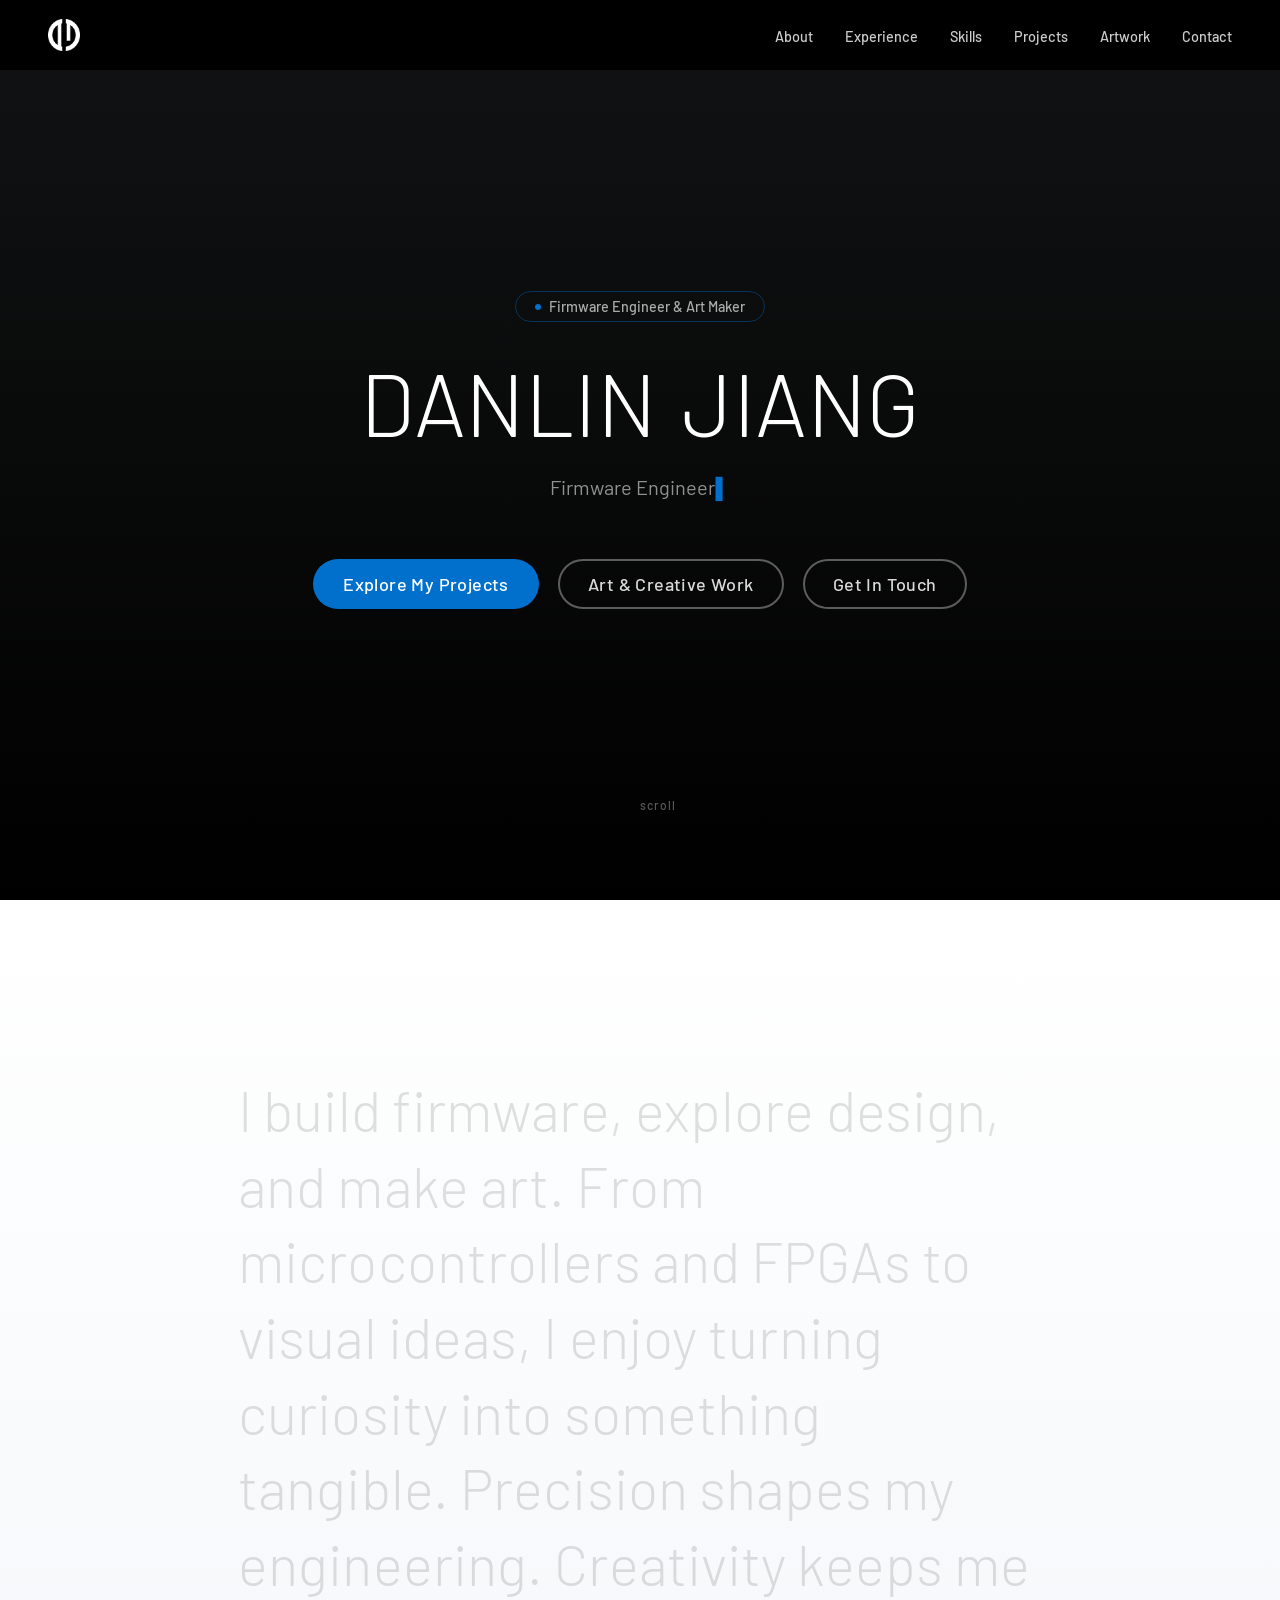
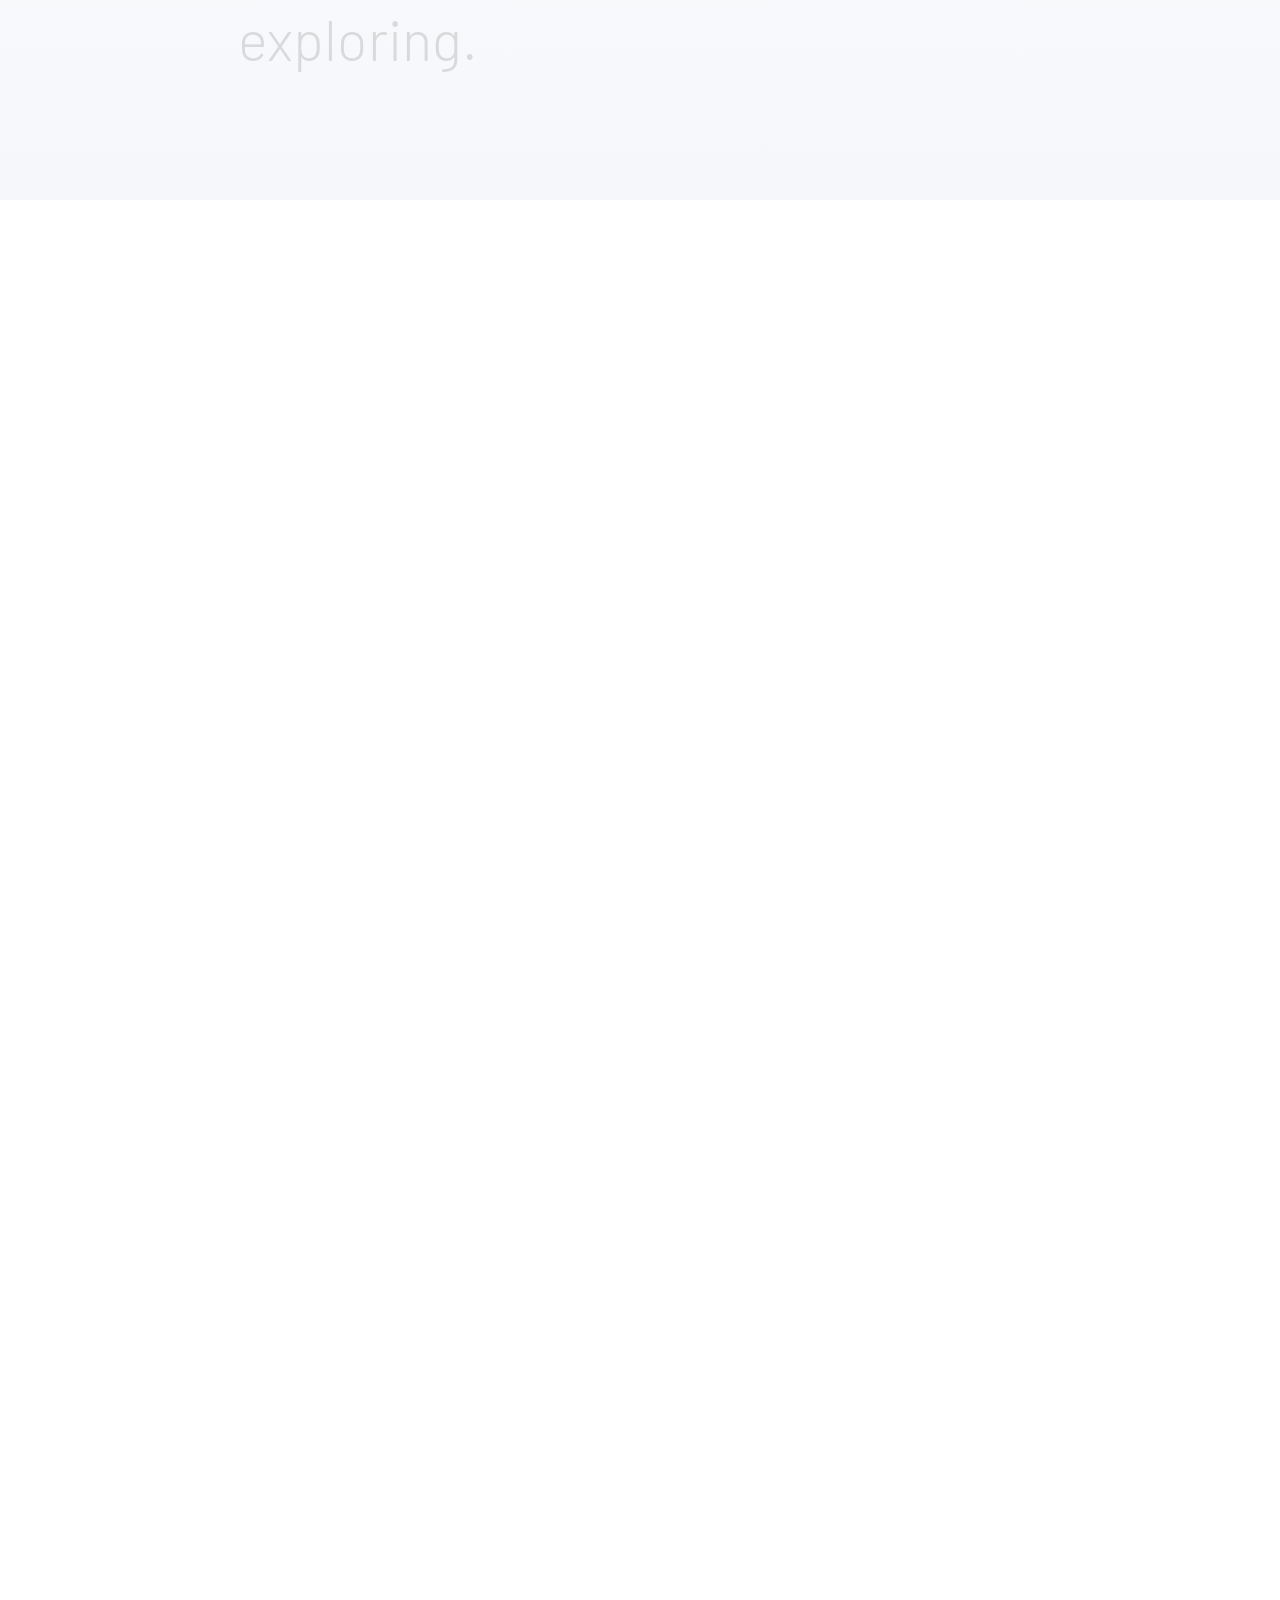
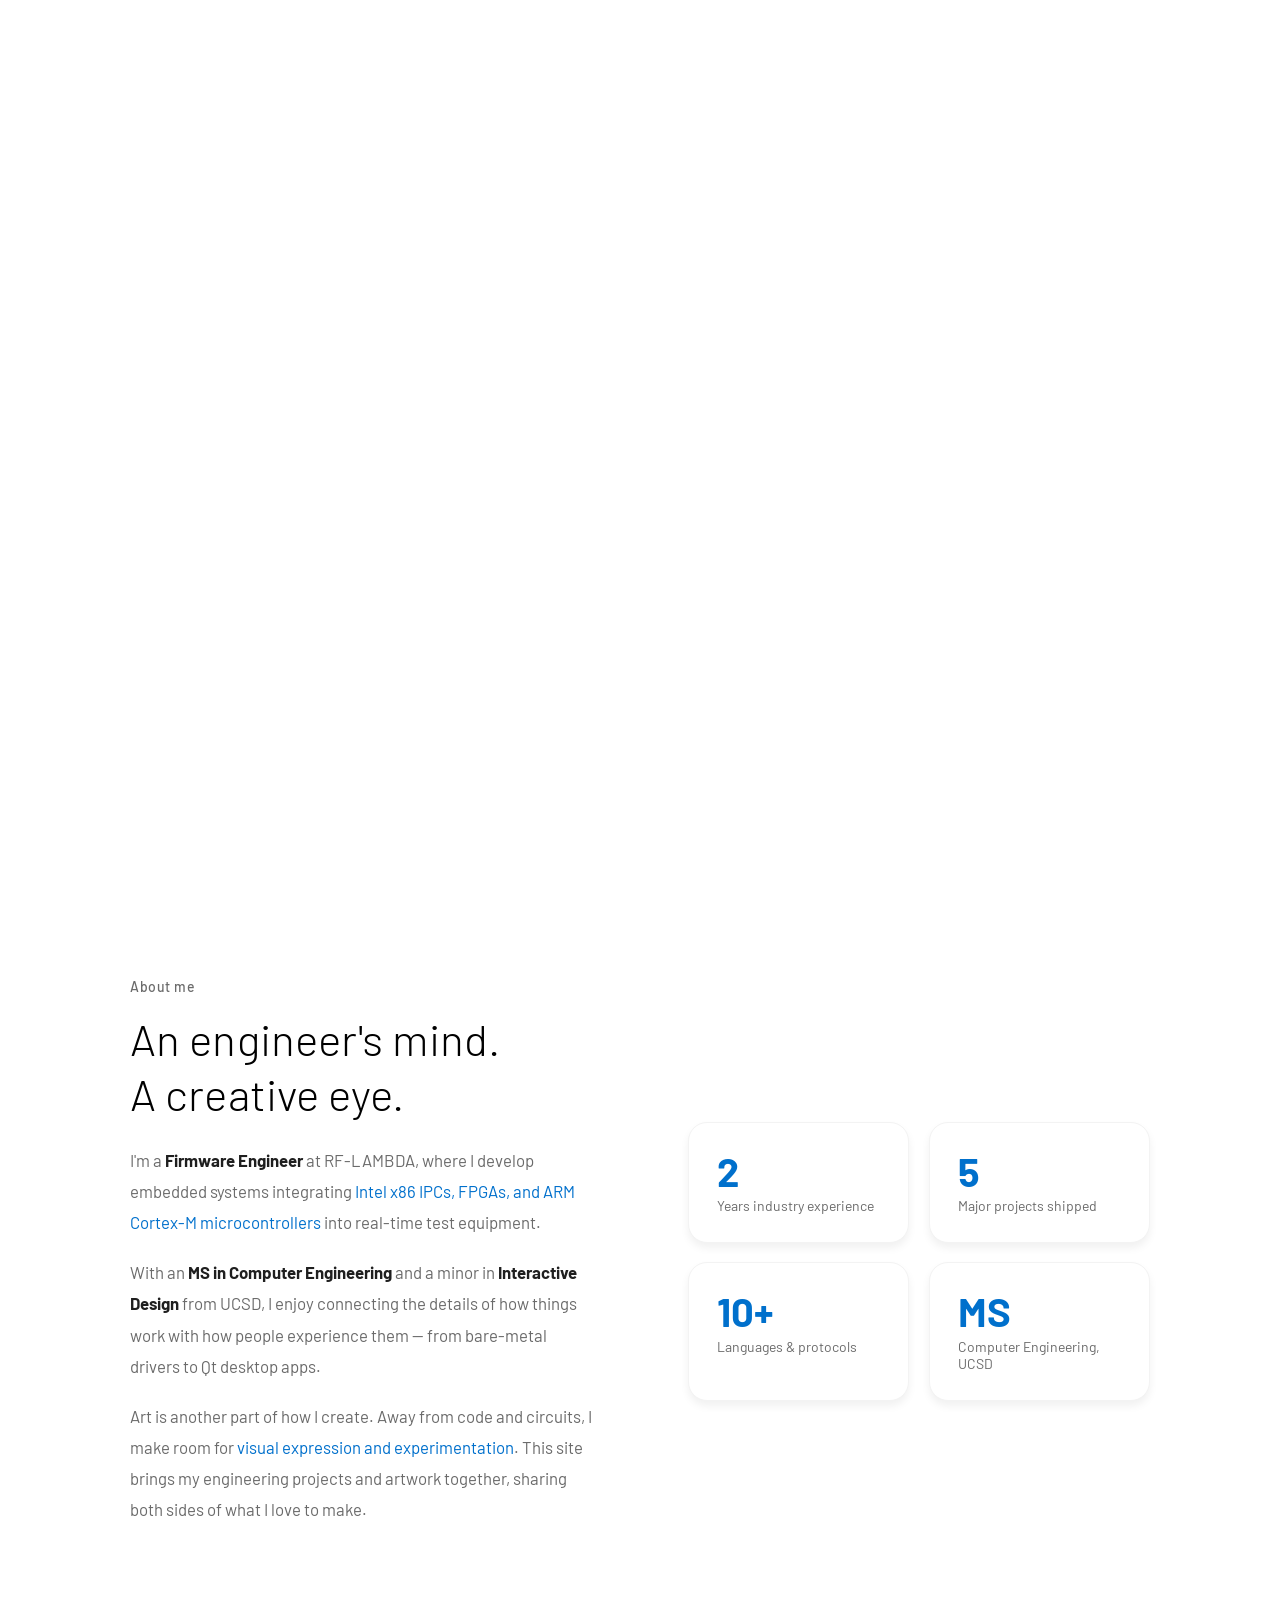
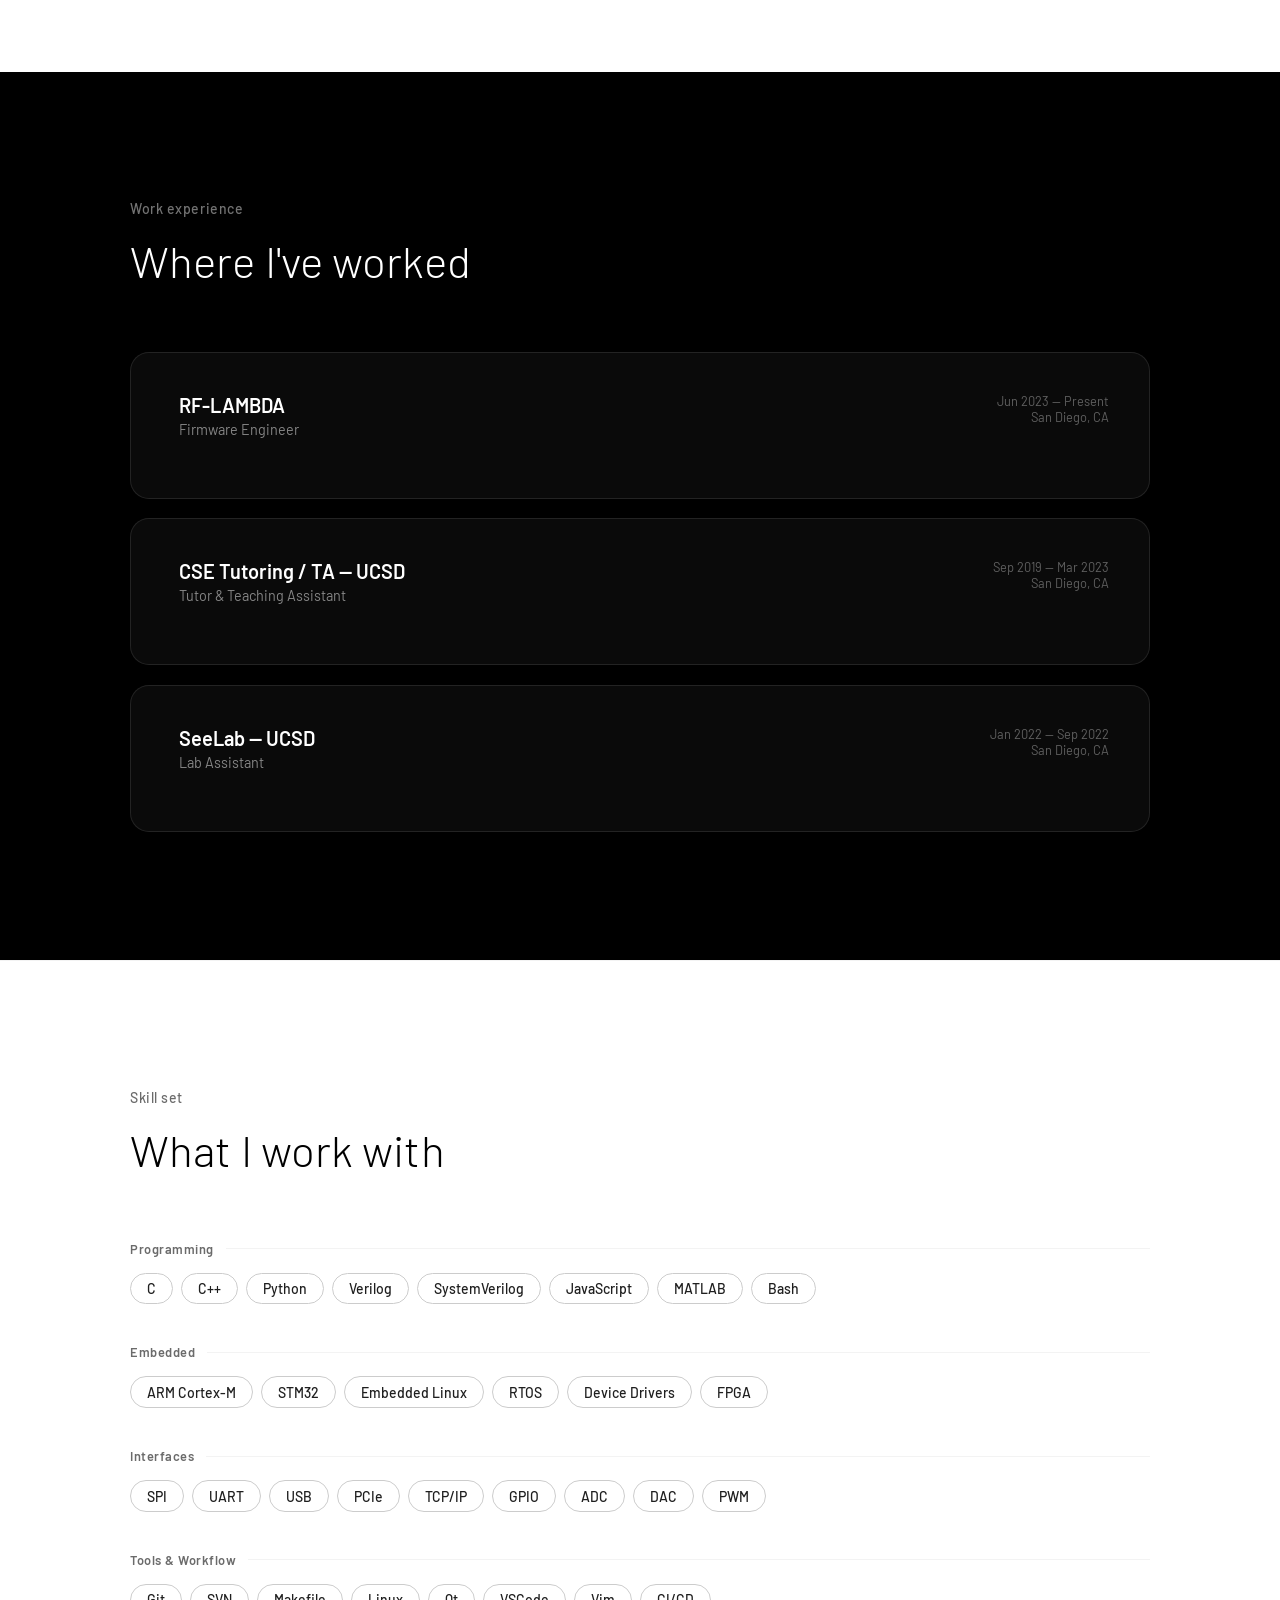
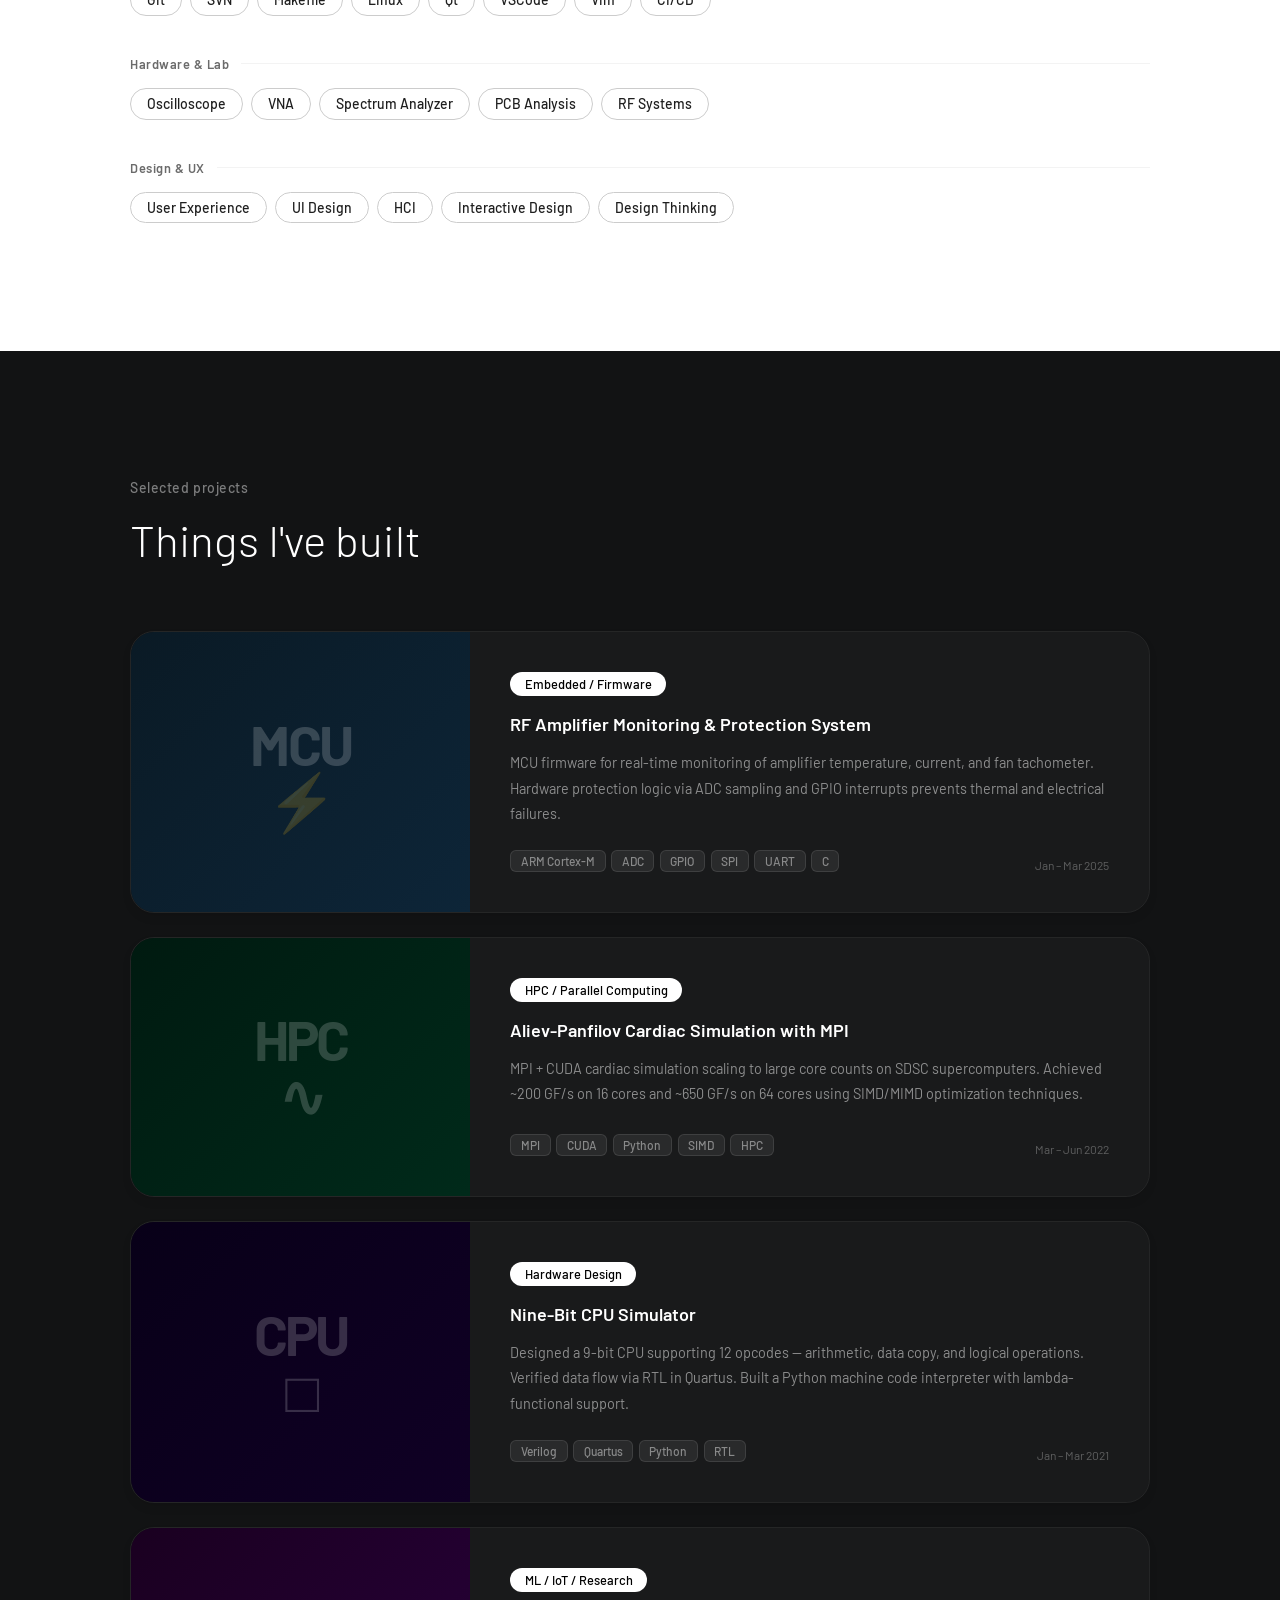
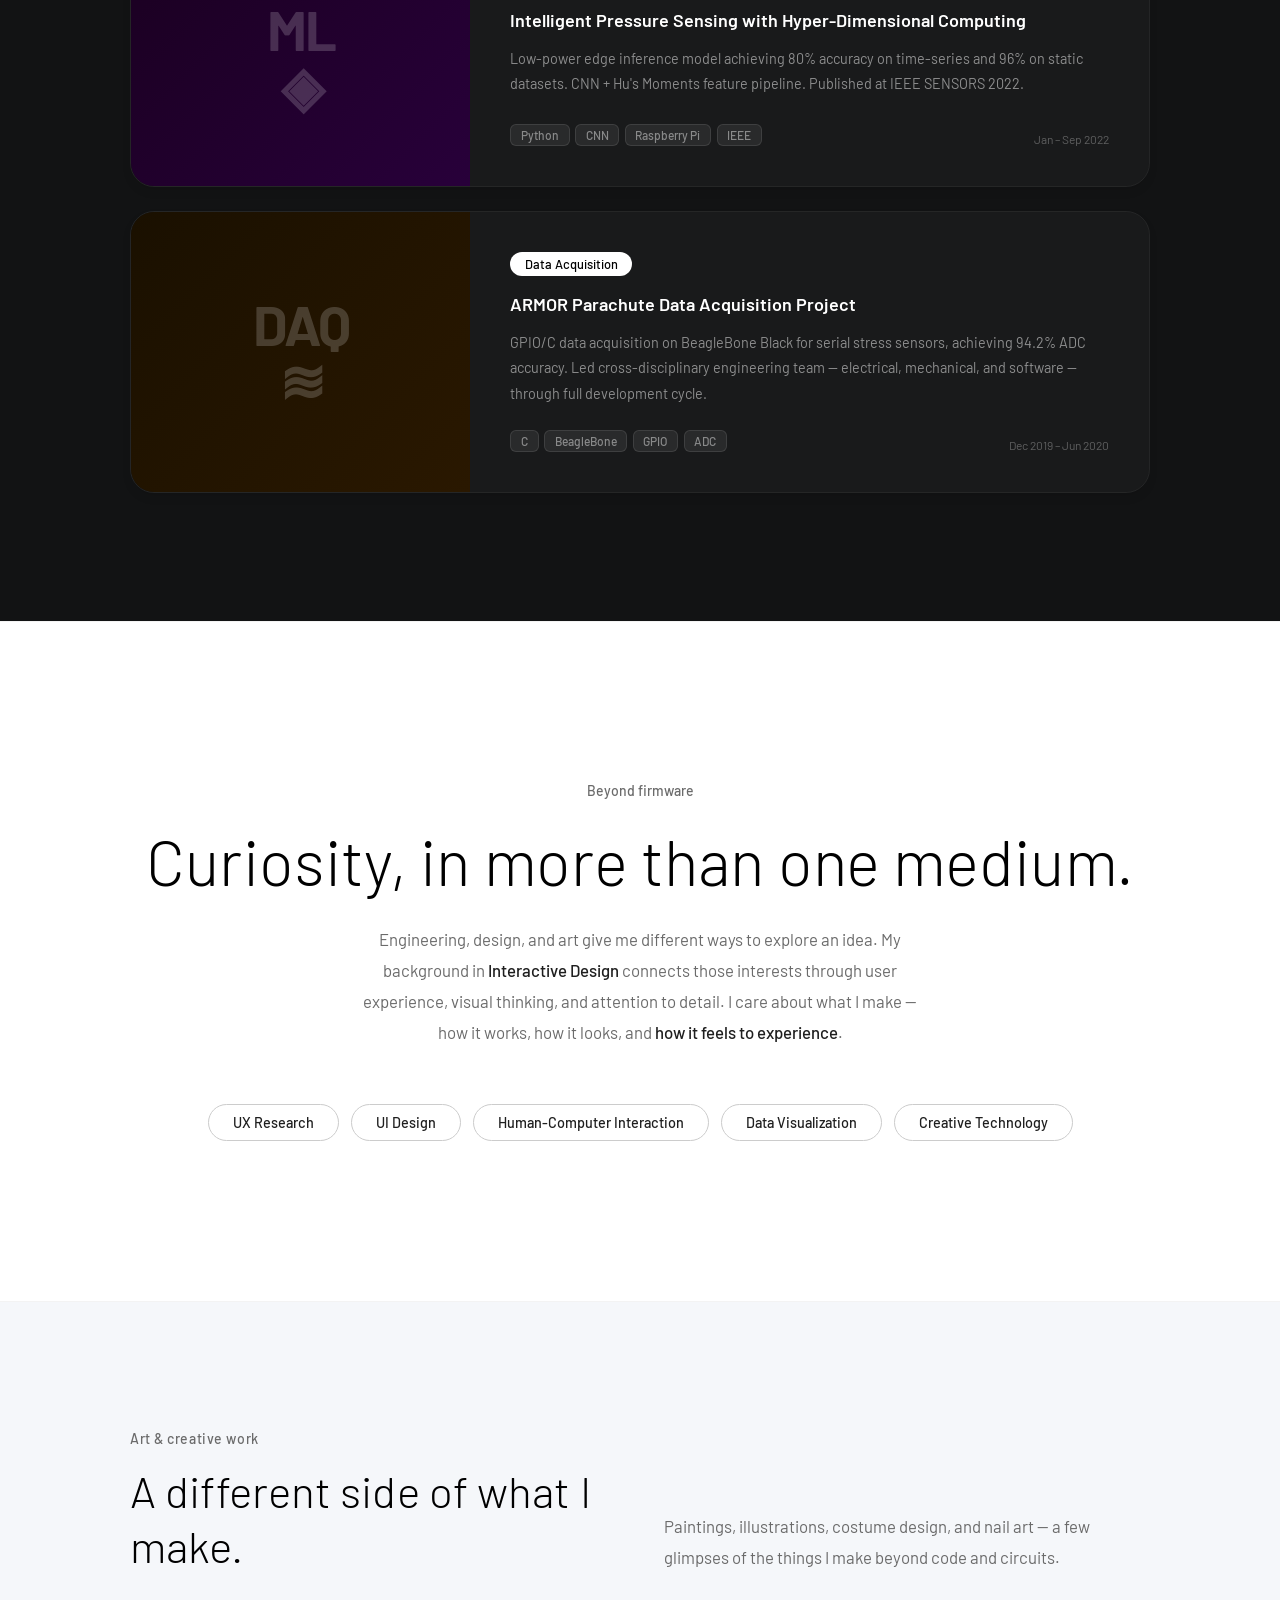
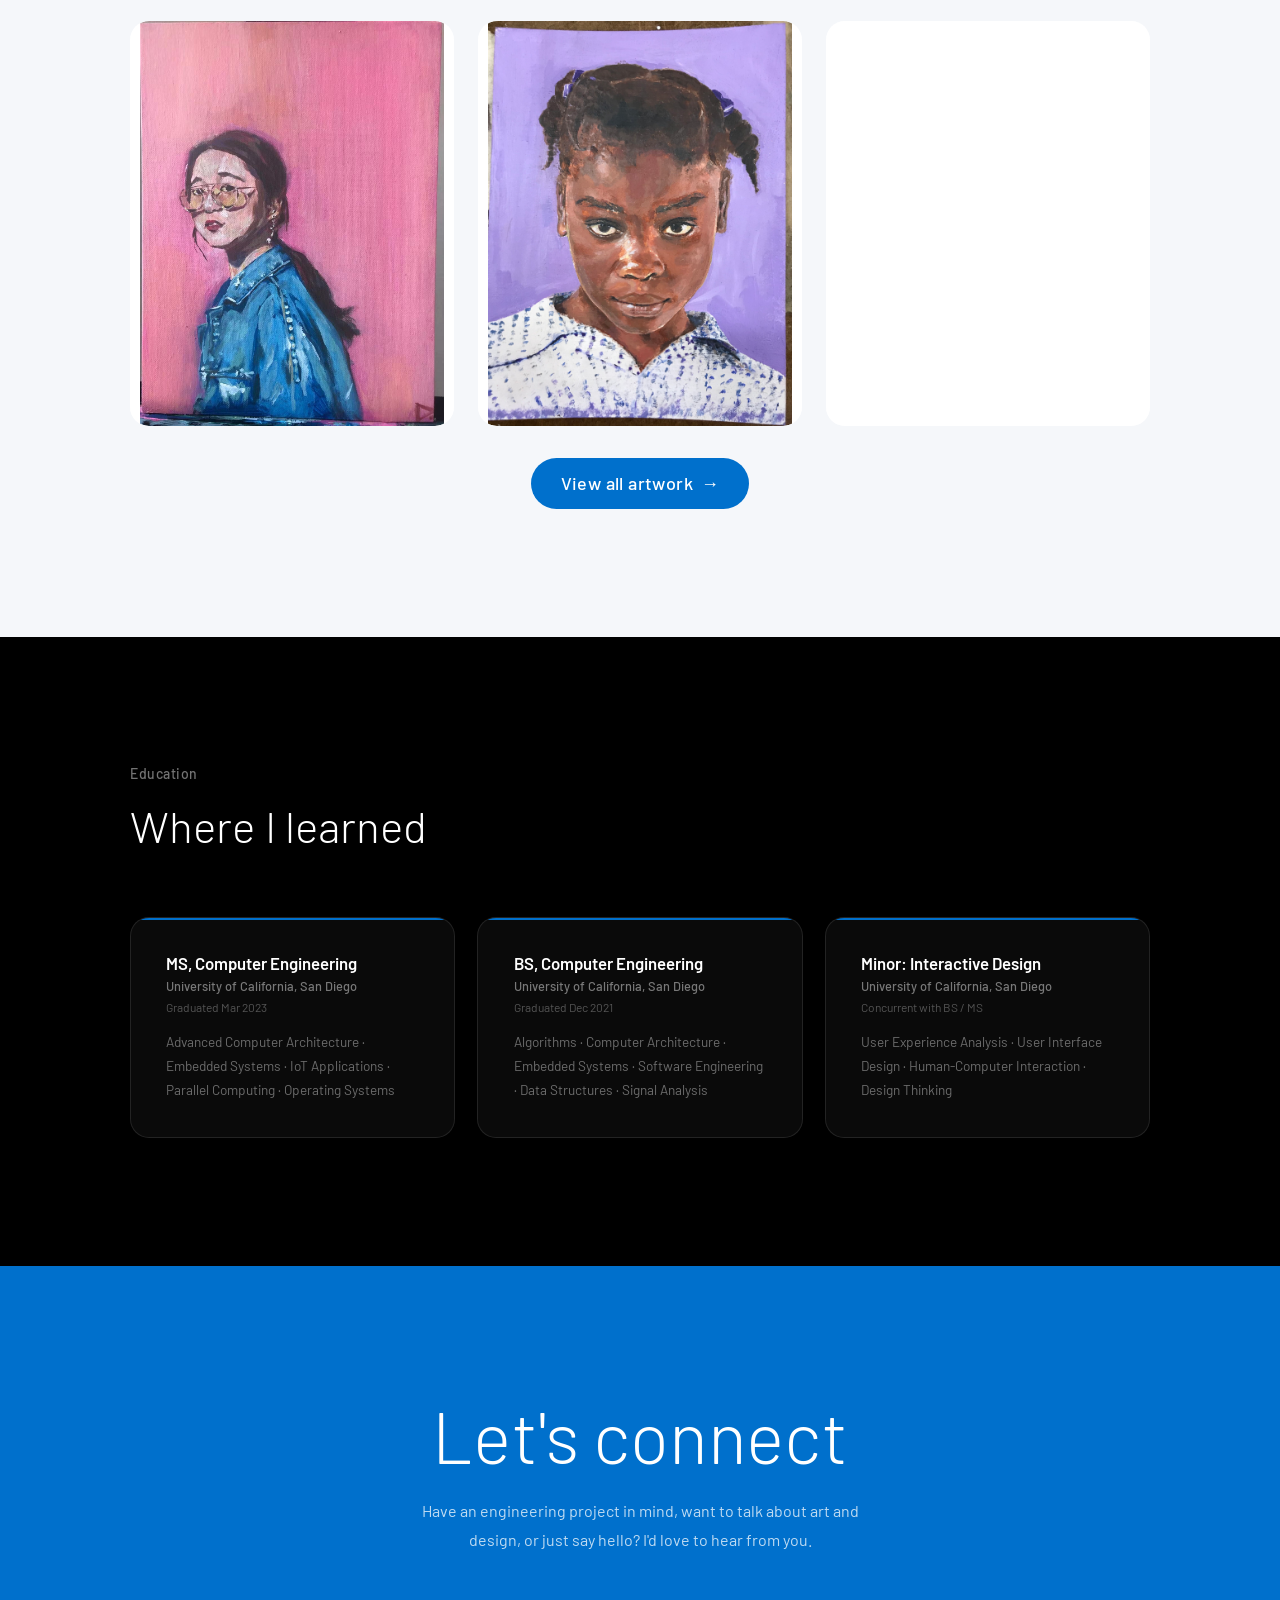
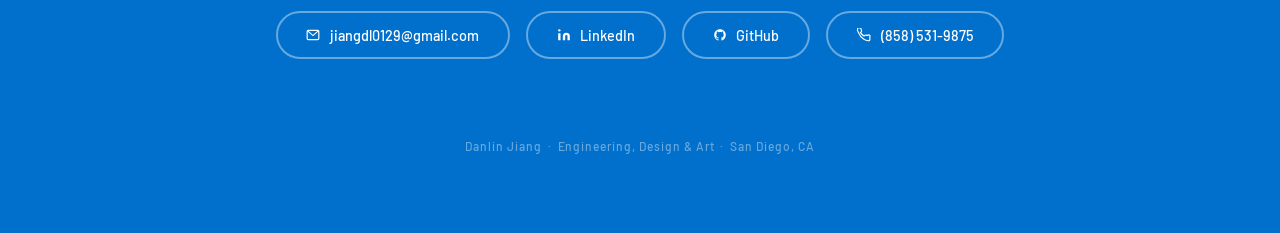
<file: index.html>
<!DOCTYPE html>
<html lang="en">
<head>
  <meta charset="UTF-8" />
  <meta name="viewport" content="width=device-width, initial-scale=1.0" />
  <title>Danlin Jiang — Engineering, Design &amp; Art</title>
  <meta name="description" content="Danlin Jiang — firmware engineer in San Diego, exploring embedded systems, interactive design, and art. Discover my engineering projects and creative work." />
  <link rel="icon" type="image/png" href="icon.png" />
  <link rel="apple-touch-icon" href="icon.png" />
  <link rel="preconnect" href="https://fonts.googleapis.com" />
  <link rel="preconnect" href="https://fonts.gstatic.com" crossorigin />
  <link href="https://fonts.googleapis.com/css2?family=Barlow:wght@300;400;500;600;700&display=swap" rel="stylesheet" />
  <style>

/* ─── RESET ─────────────────────────────────────────────────── */
*,*::before,*::after{margin:0;padding:0;box-sizing:border-box}
html{scroll-behavior:smooth;-webkit-font-smoothing:antialiased}
body{
  font-family:'Barlow',Arial,Helvetica,sans-serif;
  background:#ffffff;
  color:#1f1f1f;
  overflow-x:hidden;
}
img,video{display:block;max-width:100%}
a{text-decoration:none;color:inherit}
button{border:none;background:none;font:inherit;color:inherit;cursor:pointer}

/* ─── VARIABLES ──────────────────────────────────────────────── */
:root{
  --ps-blue:#0070cc;
  --ps-cyan:#1eaedb;
  --ps-black:#000000;
  --ps-white:#ffffff;
  --ps-dark:#121314;
  --ice-mist:#f5f7fa;
  --deep-charcoal:#1f1f1f;
  --body-gray:#6b6b6b;
  --divider:#f3f3f3;
  --ease-out:cubic-bezier(0.16,1,0.3,1);
  --ease-in-out:cubic-bezier(0.45,0,0.55,1);
}

/* ─── SCROLL PROGRESS BAR ────────────────────────────────────── */
#progress{
  position:fixed;top:0;left:0;right:0;height:3px;
  background:var(--ps-blue);
  transform-origin:left;transform:scaleX(0);
  z-index:9998;
  animation:pgBar linear both;
  animation-timeline:scroll(root);
}
@keyframes pgBar{from{transform:scaleX(0)}to{transform:scaleX(1)}}

/* ─── BUTTONS ────────────────────────────────────────────────── */
.btn-primary{
  display:inline-flex;align-items:center;gap:.5rem;
  padding:12px 28px;border-radius:999px;
  font-size:1.125rem;font-weight:500;letter-spacing:.4px;
  background:var(--ps-blue);color:#ffffff;
  border:2px solid transparent;
  outline:none;
  transition:background 180ms ease,transform 180ms ease,box-shadow 180ms ease,border-color 180ms ease;
}
.btn-primary:hover{
  background:var(--ps-cyan);
  border-color:#ffffff;
  box-shadow:0 0 0 2px var(--ps-blue);
  transform:scale(1.2);
  color:#ffffff;
}
.btn-primary:active{opacity:.6}

.btn-ghost{
  display:inline-flex;align-items:center;gap:.5rem;
  padding:12px 28px;border-radius:999px;
  font-size:1.125rem;font-weight:500;letter-spacing:.4px;
  background:transparent;
  outline:none;
  transition:background 180ms ease,transform 180ms ease,box-shadow 180ms ease,border-color 180ms ease,color 180ms ease;
}
.btn-ghost:hover{
  background:var(--ps-cyan);
  color:#ffffff;
  border-color:#ffffff;
  box-shadow:0 0 0 2px var(--ps-blue);
  transform:scale(1.2);
}
.btn-ghost:active{opacity:.6}

/* ─── NAV ────────────────────────────────────────────────────── */
nav{
  position:fixed;top:0;left:0;right:0;z-index:1000;
  padding:1.2rem 3rem;
  background:#000000;
  display:flex;align-items:center;justify-content:space-between;
}
.nav-logo{
  display:flex;align-items:center;
}
.nav-logo img{
  height:32px;width:32px;object-fit:contain;
  filter:brightness(0) invert(1);
  transition:transform .3s;
}
.nav-logo:hover img{transform:scale(1.05)}
.nav-links{display:flex;gap:2rem;list-style:none}
.nav-links a{
  font-size:.9rem;font-weight:500;
  color:rgba(255,255,255,.8);
  transition:color .2s;
}
.nav-links a:hover{color:#1883fd}

/* ─── HAMBURGER BUTTON ───────────────────────────────────────── */
#menu-btn{
  display:none;
  flex-direction:column;justify-content:center;align-items:center;
  width:40px;height:40px;gap:5px;
  background:rgba(255,255,255,.08);
  border:1px solid rgba(255,255,255,.15);
  border-radius:6px;
  cursor:pointer;
  transition:background .2s;
  position:relative;z-index:1100;
}
#menu-btn:hover{background:rgba(255,255,255,.15)}
.bar{
  width:18px;height:1.5px;
  background:#fff;border-radius:2px;
  transition:transform .35s var(--ease-out),opacity .25s,width .3s;
  transform-origin:center;
}
#menu-btn.open .bar:nth-child(1){transform:translateY(6.5px) rotate(45deg)}
#menu-btn.open .bar:nth-child(2){opacity:0;width:0}
#menu-btn.open .bar:nth-child(3){transform:translateY(-6.5px) rotate(-45deg)}

/* ─── MOBILE MENU OVERLAY ────────────────────────────────────── */
#mobile-menu{
  position:fixed;inset:0;z-index:1050;
  background:#000000;
  display:flex;flex-direction:column;
  align-items:center;justify-content:center;
  gap:0;
  opacity:0;pointer-events:none;
  transition:opacity .35s var(--ease-out);
}
#mobile-menu.open{opacity:1;pointer-events:all}
.mob-link{
  font-size:clamp(1.8rem,8vw,3rem);
  font-weight:300;
  color:rgba(255,255,255,.7);
  padding:.6rem 2rem;
  text-decoration:none;
  transform:translateY(20px);opacity:0;
  transition:color .25s,transform .4s var(--ease-out),opacity .4s var(--ease-out);
}
#mobile-menu.open .mob-link{transform:translateY(0);opacity:1}
#mobile-menu.open .mob-link:nth-child(1){transition-delay:.05s}
#mobile-menu.open .mob-link:nth-child(2){transition-delay:.1s}
#mobile-menu.open .mob-link:nth-child(3){transition-delay:.15s}
#mobile-menu.open .mob-link:nth-child(4){transition-delay:.2s}
#mobile-menu.open .mob-link:nth-child(5){transition-delay:.25s}
#mobile-menu.open .mob-link:nth-child(6){transition-delay:.3s}
.mob-link:hover{color:#ffffff}
.mob-footer{
  position:absolute;bottom:3rem;
  font-size:.7rem;font-weight:500;
  color:rgba(255,255,255,.25);letter-spacing:.08em;
  opacity:0;transition:opacity .4s .3s;
}
#mobile-menu.open .mob-footer{opacity:1}

/* ─── HERO ───────────────────────────────────────────────────── */
#hero{
  position:relative;height:100vh;min-height:600px;
  display:flex;flex-direction:column;align-items:center;justify-content:center;
  overflow:hidden;text-align:center;
  background:linear-gradient(180deg,#121314 0%,#000000 100%);
}
.hero-inner{position:relative;z-index:2}
.hero-tag{
  display:inline-flex;align-items:center;gap:.5rem;
  padding:.4rem 1.2rem;border-radius:999px;
  border:1px solid rgba(0,112,204,.4);
  font-size:.9rem;font-weight:500;color:rgba(255,255,255,.65);
  margin-bottom:2rem;
  opacity:0;animation:fadeUp .7s var(--ease-out) .2s forwards;
}
.hero-tag-dot{
  width:6px;height:6px;border-radius:50%;background:var(--ps-blue);
  animation:pulse 2s ease infinite;
}
@keyframes pulse{0%,100%{opacity:1;transform:scale(1)}50%{opacity:.5;transform:scale(.7)}}
.hero-name{
  font-size:clamp(3rem,8vw,5.5rem);
  font-weight:300;line-height:1.1;letter-spacing:-.5px;
  color:#fff;margin-bottom:1.5rem;
}
.hero-name .letter{
  display:inline-block;
  opacity:0;
  transform:translateY(60px);
  animation:letterIn .6s var(--ease-out) calc(var(--i)*.04s + .5s) forwards;
}
.hero-name .gap{display:inline-block;width:.3em}
@keyframes letterIn{to{opacity:1;transform:translateY(0)}}
.hero-sub{
  font-size:clamp(1rem,2vw,1.25rem);font-weight:400;
  color:rgba(255,255,255,.55);min-height:1.8em;margin-bottom:3rem;
  opacity:0;animation:fadeUp .7s var(--ease-out) 1.1s forwards;
}
.hero-sub::after{content:'▌';animation:blink .75s step-end infinite;color:var(--ps-blue)}
.hero-ctas{
  display:flex;gap:1.2rem;justify-content:center;flex-wrap:wrap;
  opacity:0;animation:fadeUp .7s var(--ease-out) 1.3s forwards;
}
.scroll-cue{
  position:absolute;bottom:2.5rem;left:50%;transform:translateX(-50%);
  display:flex;flex-direction:column;align-items:center;gap:.5rem;
  opacity:0;animation:fadeUp .7s var(--ease-out) 1.8s forwards;
}
.scroll-cue span{font-size:.75rem;font-weight:500;color:rgba(255,255,255,.35);letter-spacing:.1em}
.scroll-arrow{width:1px;height:40px;position:relative;overflow:hidden}
.scroll-arrow::after{
  content:'';position:absolute;top:-100%;width:100%;height:100%;
  background:linear-gradient(to bottom,transparent,var(--ps-blue));
  animation:arrowDrop 1.8s ease infinite;
}
@keyframes arrowDrop{0%{top:-100%}60%{top:100%}100%{top:100%}}

/* ─── STATEMENT (PINNED WORD REVEAL) ─────────────────────────── */
#stmt-wrap{height:350vh;position:relative}
#stmt-inner{
  position:sticky;top:0;height:100vh;
  display:flex;align-items:center;justify-content:center;
  background:linear-gradient(180deg,#ffffff 0%,var(--ice-mist) 100%);
  overflow:hidden;
}
.stmt-container{max-width:900px;margin:0 auto;padding:0 3rem;position:relative;z-index:2}
.stmt-label{
  font-size:.875rem;font-weight:500;color:var(--body-gray);
  letter-spacing:.04em;margin-bottom:2rem;
  opacity:0;transition:opacity .8s;
}
#stmt-wrap.in-view .stmt-label{opacity:1}
.stmt-text{
  font-size:clamp(1.8rem,4.5vw,3.5rem);
  font-weight:300;line-height:1.35;letter-spacing:.1px;
  color:#000000;
}
.stmt-text .w{
  display:inline;
  color:rgba(0,0,0,.12);
  transition:color .5s ease;
}
.stmt-text .w.lit{color:#000000}
.stmt-text .accent-w.lit{color:var(--ps-blue)}
.stmt-text .acc2.lit{color:var(--ps-blue)}
.stmt-line-break{display:block;height:.4em}

/* ─── SHARED LAYOUT ──────────────────────────────────────────── */
.container{max-width:1100px;margin:0 auto;padding:0 2.5rem}
.section-label{
  font-size:.875rem;font-weight:500;color:var(--body-gray);
  letter-spacing:.04em;margin-bottom:1rem;
}
.section-label.on-dark{color:rgba(255,255,255,.45)}
.section-title{
  font-size:clamp(2rem,4vw,2.75rem);font-weight:300;
  line-height:1.25;letter-spacing:.1px;margin-bottom:1.5rem;
}
.section-title.on-white{color:#000000}
.section-title.on-dark{color:#ffffff}

/* ─── ABOUT / STATS ──────────────────────────────────────────── */
#about{
  padding:8rem 0;
  background:#ffffff;
}
.about-grid{display:grid;grid-template-columns:1fr 1fr;gap:6rem;align-items:center}
.about-body p{
  font-size:1.05rem;line-height:1.85;font-weight:400;
  color:var(--body-gray);margin-bottom:1.2rem;
}
.about-body p strong{color:var(--deep-charcoal)}
.about-body .hl{color:var(--ps-blue)}
.stats-grid{display:grid;grid-template-columns:1fr 1fr;gap:1.2rem}
.stat-block{
  background:#ffffff;
  border:1px solid var(--divider);
  border-radius:19px;padding:1.75rem;
  box-shadow:rgba(0,0,0,.06) 0 5px 9px 0;
  transition:box-shadow .3s,transform .3s;
}
.stat-block:hover{
  box-shadow:rgba(0,0,0,.16) 0 5px 9px 0;
  transform:translateY(-4px);
}
.stat-num{
  font-size:2.5rem;font-weight:700;
  color:var(--ps-blue);line-height:1;
}
.stat-label{font-size:.875rem;font-weight:400;color:var(--body-gray);margin-top:.4rem}

/* ─── EXPERIENCE ─────────────────────────────────────────────── */
#experience{
  padding:8rem 0;
  background:#000000;
}
.xp-items{margin-top:4rem;display:flex;flex-direction:column;gap:1.2rem}
.xp-card{
  background:rgba(255,255,255,.04);
  border:1px solid rgba(255,255,255,.1);
  border-radius:19px;
  padding:2.5rem 2.5rem 2.5rem 3rem;
  position:relative;overflow:hidden;
  transition:border-color .3s,transform .3s,box-shadow .3s;
  cursor:default;
}
.xp-card:hover{
  border-color:rgba(0,112,204,.4);
  transform:translateX(6px);
  box-shadow:rgba(0,0,0,.16) 0 5px 9px 0;
}
.xp-card:hover .xp-details{max-height:400px;opacity:1}
.xp-header{display:flex;justify-content:space-between;align-items:flex-start;gap:1rem;flex-wrap:wrap}
.xp-left{flex:1}
.xp-co{font-size:1.25rem;font-weight:600;color:#ffffff;margin-bottom:.25rem}
.xp-role{font-size:.9rem;font-weight:400;color:rgba(255,255,255,.5)}
.xp-meta{
  text-align:right;
  font-size:.8rem;font-weight:400;color:rgba(255,255,255,.35);
  white-space:nowrap;
}
.xp-details{
  max-height:0;opacity:0;overflow:hidden;
  transition:max-height .5s var(--ease-out),opacity .4s ease;
  margin-top:1.25rem;
}
.xp-list{list-style:none}
.xp-list li{
  font-size:.9rem;line-height:1.75;color:rgba(255,255,255,.55);
  padding-left:1.2rem;position:relative;margin-bottom:.5rem;
}
.xp-list li::before{content:'›';position:absolute;left:0;color:var(--ps-blue);font-size:1rem}

/* ─── SKILLS ─────────────────────────────────────────────────── */
#skills{
  padding:8rem 0;
  background:#ffffff;
  border-top:1px solid var(--divider);
}
.skills-wrap{margin-top:4rem;display:flex;flex-direction:column;gap:2.5rem}
.skill-row{width:100%}
.skill-row-label{
  font-size:.8rem;font-weight:600;color:var(--body-gray);
  letter-spacing:.04em;margin-bottom:1rem;
  display:flex;align-items:center;gap:.75rem;
}
.skill-row-label::after{content:'';flex:1;height:1px;background:var(--divider)}
.skill-tags{display:flex;flex-wrap:wrap;gap:.5rem}
.stag{
  padding:.4rem 1rem;border-radius:999px;
  font-size:.875rem;font-weight:500;
  border:1px solid #cccccc;
  color:var(--deep-charcoal);
  background:#ffffff;
  opacity:0;transform:scale(.9) translateY(6px);
  transition:opacity .4s ease,transform .4s var(--ease-out),background 180ms ease,border-color 180ms ease,color 180ms ease,box-shadow 180ms ease;
}
.stag.in{opacity:1;transform:scale(1) translateY(0)}
.stag:hover{
  background:var(--ps-cyan);
  border-color:#ffffff;
  box-shadow:0 0 0 2px var(--ps-blue);
  color:#ffffff;
  transform:scale(1.2);
}

/* ─── PROJECTS ───────────────────────────────────────────────── */
#projects{
  padding:8rem 0;
  background:var(--ps-dark);
}
.proj-list{margin-top:4rem;display:flex;flex-direction:column;gap:1.5rem}
.proj-item{
  display:grid;grid-template-columns:1fr 2fr;gap:0;
  border-radius:24px;overflow:hidden;
  border:1px solid rgba(255,255,255,.08);
  box-shadow:rgba(0,0,0,.08) 0 5px 9px 0;
  transition:transform .4s var(--ease-out),border-color .3s,box-shadow .3s;
  min-height:260px;
}
.proj-item:hover{
  transform:translateY(-6px);
  border-color:rgba(0,112,204,.3);
  box-shadow:rgba(0,0,0,.16) 0 5px 9px 0;
}
.proj-visual{
  position:relative;overflow:hidden;
  display:flex;align-items:center;justify-content:center;
  min-height:200px;
}
.proj-visual-inner{
  font-size:3.5rem;font-weight:700;
  opacity:.18;letter-spacing:-.05em;line-height:1;
  user-select:none;text-align:center;color:#ffffff;
  transition:opacity .3s;
}
.proj-item:hover .proj-visual-inner{opacity:.3}
.proj-item.p1 .proj-visual{background:linear-gradient(135deg,#0a1a25,#0d2538)}
.proj-item.p2 .proj-visual{background:linear-gradient(135deg,#001a10,#002a1a)}
.proj-item.p3 .proj-visual{background:linear-gradient(135deg,#080018,#100025)}
.proj-item.p4 .proj-visual{background:linear-gradient(135deg,#1a0020,#28003a)}
.proj-item.p5 .proj-visual{background:linear-gradient(135deg,#1a1000,#2a1800)}
.proj-content{
  padding:2.5rem;display:flex;flex-direction:column;justify-content:space-between;
  background:rgba(255,255,255,.03);
}
.proj-badge{
  display:inline-flex;align-items:center;
  padding:.25rem .9rem;border-radius:999px;
  font-size:.8rem;font-weight:500;
  margin-bottom:1rem;
  background:#ffffff;color:#000000;
}
.proj-name{font-size:1.125rem;font-weight:600;color:#ffffff;margin-bottom:.8rem;line-height:1.4}
.proj-desc{font-size:.9rem;line-height:1.75;color:rgba(255,255,255,.5);flex:1}
.proj-footer{margin-top:1.5rem;display:flex;justify-content:space-between;align-items:flex-end;flex-wrap:wrap;gap:.75rem}
.proj-stack{display:flex;flex-wrap:wrap;gap:.35rem}
.stk{
  font-size:.75rem;font-weight:500;
  padding:.2rem .6rem;border-radius:6px;
  background:rgba(255,255,255,.07);color:rgba(255,255,255,.45);
  border:1px solid rgba(255,255,255,.1);
}
.proj-date{font-size:.75rem;font-weight:400;color:rgba(255,255,255,.3)}

/* ─── ARTWORK ────────────────────────────────────────────────── */
#artwork{padding:8rem 0;background:var(--ice-mist);scroll-margin-top:80px}
.artwork-heading{display:grid;grid-template-columns:1fr 1fr;gap:3rem;align-items:end;margin-bottom:3rem}
.artwork-heading .section-title{margin-bottom:0}
.artwork-intro{font-size:1.05rem;line-height:1.85;color:var(--body-gray);max-width:480px}
.artwork-gallery{display:grid;grid-template-columns:repeat(2,minmax(0,1fr));gap:2rem}
.artwork-piece{margin:0;min-width:0}
.artwork-piece img{width:100%;height:auto;border-radius:19px;background:#fff}
.artwork-preview{grid-template-columns:repeat(3,minmax(0,1fr));gap:1.5rem}
.artwork-preview a{display:block;border-radius:19px;overflow:hidden;background:#fff}
.artwork-preview img{width:100%;aspect-ratio:4/5;object-fit:contain;transition:transform .3s}
.artwork-preview a:hover img{transform:scale(1.03)}
.artwork-preview a:focus-visible{outline:3px solid var(--ps-blue);outline-offset:5px}
.artwork-cta{margin-top:2rem;text-align:center}

/* ─── CREATIVE PIVOT ─────────────────────────────────────────── */
#pivot{
  position:relative;padding:10rem 0;
  background:#ffffff;
  text-align:center;
  border-top:1px solid var(--divider);
  border-bottom:1px solid var(--divider);
}
.pivot-eyebrow{
  font-size:.875rem;font-weight:500;color:var(--body-gray);
  margin-bottom:1.5rem;
}
.pivot-h{
  font-size:clamp(2.5rem,5vw,4.5rem);font-weight:300;
  line-height:1.2;letter-spacing:.1px;margin-bottom:1.5rem;
  color:#000000;
}
.pivot-sub{
  max-width:580px;margin:0 auto 3.5rem;
  font-size:1.05rem;line-height:1.85;font-weight:400;color:var(--body-gray);
}
.pivot-sub em{color:var(--deep-charcoal);font-style:normal;font-weight:500}
.itags{display:flex;justify-content:center;flex-wrap:wrap;gap:.75rem}
.itag{
  padding:.55rem 1.5rem;border-radius:999px;
  font-size:.9rem;font-weight:500;
  background:#ffffff;color:var(--deep-charcoal);
  border:1px solid #cccccc;
  transition:background 180ms ease,transform 180ms ease,box-shadow 180ms ease,border-color 180ms ease,color 180ms ease;
}
.itag:hover{
  background:var(--ps-cyan);color:#ffffff;
  border-color:#ffffff;box-shadow:0 0 0 2px var(--ps-blue);
  transform:scale(1.2);
}

/* ─── EDUCATION ──────────────────────────────────────────────── */
#education{
  padding:8rem 0;
  background:#000000;
}
.edu-grid{display:grid;grid-template-columns:repeat(auto-fit,minmax(280px,1fr));gap:1.4rem;margin-top:4rem}
.edu-card{
  background:rgba(255,255,255,.04);
  border:1px solid rgba(255,255,255,.1);
  border-radius:19px;padding:2.2rem;
  position:relative;overflow:hidden;
  transition:transform .3s,border-color .3s,box-shadow .3s;
}
.edu-card::after{
  content:'';position:absolute;top:0;left:0;right:0;height:2px;
  background:var(--ps-blue);
}
.edu-card:hover{
  transform:translateY(-5px);
  border-color:rgba(0,112,204,.35);
  box-shadow:rgba(0,0,0,.16) 0 5px 9px 0;
}
.edu-deg{font-size:1.05rem;font-weight:600;color:#ffffff;margin-bottom:.3rem}
.edu-uni{font-size:.8rem;font-weight:500;color:rgba(255,255,255,.45);margin-bottom:.4rem}
.edu-date{font-size:.75rem;font-weight:400;color:rgba(255,255,255,.3);margin-bottom:1rem}
.edu-courses{font-size:.85rem;line-height:1.75;color:rgba(255,255,255,.4)}

/* ─── CONTACT / FOOTER ───────────────────────────────────────── */
#contact{
  padding:8rem 0 5rem;
  background:var(--ps-blue);
  text-align:center;
}
.contact-title{
  font-size:clamp(2.5rem,6vw,4.5rem);font-weight:300;
  letter-spacing:.1px;line-height:1.15;margin-bottom:1.2rem;
  color:#ffffff;
}
.contact-sub{
  color:rgba(255,255,255,.75);font-size:1rem;font-weight:400;
  max-width:440px;margin:0 auto 3.5rem;line-height:1.85;
}
.contact-links{display:flex;justify-content:center;gap:1rem;flex-wrap:wrap;margin-bottom:5rem}
.clink{
  display:flex;align-items:center;gap:.6rem;
  padding:.85rem 1.8rem;border-radius:999px;
  border:2px solid rgba(255,255,255,.4);
  font-size:.9rem;font-weight:500;
  color:#ffffff;
  transition:background 180ms ease,transform 180ms ease,box-shadow 180ms ease,border-color 180ms ease;
}
.clink:hover{
  background:var(--ps-cyan);
  border-color:#ffffff;
  box-shadow:0 0 0 2px rgba(255,255,255,.4);
  transform:scale(1.2);
}
.clink:active{opacity:.6}
.footer-sig{font-size:.75rem;font-weight:500;color:rgba(255,255,255,.4);letter-spacing:.08em}

/* ─── SCROLL REVEAL ──────────────────────────────────────────── */
@supports(animation-timeline:view()){
  .sr{
    animation:srAnim linear both;
    animation-timeline:view();
    animation-range:entry 0% entry 28%;
  }
  .sr-left{
    animation:srLeft linear both;
    animation-timeline:view();
    animation-range:entry 0% entry 28%;
  }
  .sr-right{
    animation:srRight linear both;
    animation-timeline:view();
    animation-range:entry 0% entry 28%;
  }
  @keyframes srAnim{from{opacity:0;transform:translateY(40px)}to{opacity:1;transform:translateY(0)}}
  @keyframes srLeft{from{opacity:0;transform:translateX(-40px)}to{opacity:1;transform:translateX(0)}}
  @keyframes srRight{from{opacity:0;transform:translateX(40px)}to{opacity:1;transform:translateX(0)}}
}
@supports not (animation-timeline:view()){
  .sr,.sr-left,.sr-right{
    opacity:0;transform:translateY(30px);
    transition:opacity .7s var(--ease-out),transform .7s var(--ease-out);
  }
  .sr.visible,.sr-left.visible,.sr-right.visible{opacity:1;transform:none}
}

/* ─── KEYFRAMES ──────────────────────────────────────────────── */
@keyframes fadeUp{from{opacity:0;transform:translateY(20px)}to{opacity:1;transform:translateY(0)}}
@keyframes blink{50%{opacity:0}}

/* ─── RESPONSIVE ─────────────────────────────────────────────── */
@media(max-width:900px){
  .about-grid{grid-template-columns:1fr;gap:4rem}
  .artwork-heading{grid-template-columns:1fr;gap:1.25rem}
  .proj-item{grid-template-columns:1fr}
  .proj-visual{min-height:140px}
}
@media(max-width:768px){
  nav{padding:1rem 1.5rem}
  .nav-links{display:none}
  #menu-btn{display:flex}
  .hero-name{font-size:clamp(2.5rem,10vw,4rem)}
  .xp-card:hover{transform:none}
  .xp-card:hover .xp-details{max-height:none;opacity:1}
  .xp-details{max-height:none;opacity:1}
  .btn-primary:hover,.btn-ghost:hover,.stag:hover,.itag:hover,.clink:hover{transform:scale(1.05)}
  .container{padding:0 1.5rem}
  nav{padding:1rem 1.5rem}
  #about,#experience,#skills,#projects,#artwork,#pivot,#education,#contact{padding:5rem 0}
  .artwork-gallery{grid-template-columns:1fr}
}

  </style>
</head>
<body>

<!-- SCROLL PROGRESS -->
<div id="progress"></div>

<!-- MOBILE MENU OVERLAY -->
<div id="mobile-menu" role="dialog" aria-label="Navigation menu">
  <a href="#about"      class="mob-link">About</a>
  <a href="#experience" class="mob-link">Experience</a>
  <a href="#skills"     class="mob-link">Skills</a>
  <a href="#projects"   class="mob-link">Projects</a>
  <a href="#artwork"    class="mob-link">Artwork</a>
  <a href="#contact"    class="mob-link">Contact</a>
  <div class="mob-footer">Danlin Jiang &nbsp;·&nbsp; Firmware Engineer</div>
</div>

<!-- NAV -->
<nav id="nav">
  <a href="#hero" class="nav-logo"><img src="icon.png" alt="Danlin Jiang" /></a>
  <ul class="nav-links">
    <li><a href="#about">About</a></li>
    <li><a href="#experience">Experience</a></li>
    <li><a href="#skills">Skills</a></li>
    <li><a href="#projects">Projects</a></li>
    <li><a href="#artwork">Artwork</a></li>
    <li><a href="#contact">Contact</a></li>
  </ul>
  <button id="menu-btn" aria-label="Toggle menu" aria-expanded="false">
    <span class="bar"></span>
    <span class="bar"></span>
    <span class="bar"></span>
  </button>
</nav>

<!-- ══════════════════════════════════════════════
     1 · HERO
══════════════════════════════════════════════ -->
<section id="hero">
  <div class="hero-inner">
    <div class="hero-tag">
      <div class="hero-tag-dot"></div>
      Firmware Engineer &amp; Art Maker
    </div>
    <h1 class="hero-name">
      <span class="letter" style="--i:0">D</span><span class="letter" style="--i:1">A</span><span class="letter" style="--i:2">N</span><span class="letter" style="--i:3">L</span><span class="letter" style="--i:4">I</span><span class="letter" style="--i:5">N</span><span class="gap"></span><span class="letter" style="--i:7">J</span><span class="letter" style="--i:8">I</span><span class="letter" style="--i:9">A</span><span class="letter" style="--i:10">N</span><span class="letter" style="--i:11">G</span>
    </h1>
    <div class="hero-sub" id="tw-el"></div>
    <div class="hero-ctas">
      <a href="#projects" class="btn-primary">Explore My Projects</a>
      <a href="#artwork" class="btn-ghost" style="color:rgba(255,255,255,.85);border:2px solid rgba(255,255,255,.35);">Art &amp; Creative Work</a>
      <a href="#contact" class="btn-ghost" style="color:rgba(255,255,255,.85);border:2px solid rgba(255,255,255,.35);">Get In Touch</a>
    </div>
  </div>
  <div class="scroll-cue">
    <span>scroll</span>
    <div class="scroll-arrow"></div>
  </div>
</section>

<!-- ══════════════════════════════════════════════
     2 · STATEMENT (PINNED)
══════════════════════════════════════════════ -->
<div id="stmt-wrap">
  <div id="stmt-inner">
    <div class="stmt-container">
      <div class="stmt-label">About Danlin</div>
      <p class="stmt-text" id="stmt-text">
        <!-- words injected by JS -->
      </p>
    </div>
  </div>
</div>

<!-- ══════════════════════════════════════════════
     3 · ABOUT / STATS
══════════════════════════════════════════════ -->
<section id="about">
  <div class="container">
    <div class="about-grid">
      <div class="about-body sr-left">
        <div class="section-label">About me</div>
        <h2 class="section-title on-white">An engineer's mind.<br>A creative eye.</h2>
        <p>I'm a <strong>Firmware Engineer</strong> at RF&#8209;LAMBDA, where I develop embedded systems integrating
          <span class="hl">Intel x86 IPCs, FPGAs, and ARM Cortex&#8209;M microcontrollers</span> into real-time test equipment.</p>
        <p>With an <strong>MS in Computer Engineering</strong> and a minor in
          <strong>Interactive Design</strong> from UCSD, I enjoy connecting the details of how things work
          with how people experience them — from bare-metal drivers to Qt desktop apps.</p>
        <p>Art is another part of how I create. Away from code and circuits, I make room for
          <span class="hl">visual expression and experimentation</span>. This site brings my engineering
          projects and artwork together, sharing both sides of what I love to make.</p>
      </div>
      <div class="stats-grid sr-right">
        <div class="stat-block">
          <div class="stat-num" data-target="2">0</div>
          <div class="stat-label">Years industry experience</div>
        </div>
        <div class="stat-block">
          <div class="stat-num" data-target="5">0</div>
          <div class="stat-label">Major projects shipped</div>
        </div>
        <div class="stat-block">
          <div class="stat-num" data-target="10">0</div>
          <div class="stat-label">Languages &amp; protocols</div>
        </div>
        <div class="stat-block">
          <div class="stat-num">MS</div>
          <div class="stat-label">Computer Engineering, UCSD</div>
        </div>
      </div>
    </div>
  </div>
</section>

<!-- ══════════════════════════════════════════════
     4 · EXPERIENCE
══════════════════════════════════════════════ -->
<section id="experience">
  <div class="container">
    <div class="sr">
      <div class="section-label on-dark">Work experience</div>
      <h2 class="section-title on-dark">Where I've worked</h2>
    </div>
    <div class="xp-items">

      <div class="xp-card sr">
        <div class="xp-header">
          <div class="xp-left">
            <div class="xp-co">RF&#8209;LAMBDA</div>
            <div class="xp-role">Firmware Engineer</div>
          </div>
          <div class="xp-meta">Jun 2023 — Present<br>San Diego, CA</div>
        </div>
        <div class="xp-details">
          <ul class="xp-list">
            <li>Develop embedded firmware integrating Intel x86 IPC, FPGA logic, and ARM Cortex&#8209;M microcontrollers for EMC test equipment</li>
            <li>Implement low-level drivers for ADC, DAC, PWM, SPI, UART, and TCP/IP communication stacks</li>
            <li>Architect firmware for real-time RF amplifier monitoring — temperature, VSWR, and current protection</li>
            <li>Build PCIe/USB interfaces between host IPC and FPGA/MCU subsystems</li>
            <li>Develop Qt C++ desktop applications for live system monitoring and hardware control</li>
            <li>Automate testing pipelines with Bash, Python, and Makefile; establish CI/CD with Git/SVN</li>
            <li>Debug hardware/firmware using oscilloscopes, R&amp;S VNAs, and spectrum analyzers</li>
          </ul>
        </div>
      </div>

      <div class="xp-card sr">
        <div class="xp-header">
          <div class="xp-left">
            <div class="xp-co">CSE Tutoring / TA — UCSD</div>
            <div class="xp-role">Tutor &amp; Teaching Assistant</div>
          </div>
          <div class="xp-meta">Sep 2019 — Mar 2023<br>San Diego, CA</div>
        </div>
        <div class="xp-details">
          <ul class="xp-list">
            <li>Supported courses of 500+ students; led weekly discussion sessions for 50+ students</li>
            <li>Tutored Intro to Java I &amp; II, Computer Architecture, Advanced Data Structures, Python</li>
            <li>TA'd Advanced Data Structures and Computer Architecture in C++, C, and Python</li>
          </ul>
        </div>
      </div>

      <div class="xp-card sr">
        <div class="xp-header">
          <div class="xp-left">
            <div class="xp-co">SeeLab — UCSD</div>
            <div class="xp-role">Lab Assistant</div>
          </div>
          <div class="xp-meta">Jan 2022 — Sep 2022<br>San Diego, CA</div>
        </div>
        <div class="xp-details">
          <ul class="xp-list">
            <li>Developed conference-targeted research projects including Hyper-Dimensional IoT system</li>
            <li>Contributed to weekly lab meetings, research reviews, and IEEE conference paper submission</li>
          </ul>
        </div>
      </div>

    </div>
  </div>
</section>

<!-- ══════════════════════════════════════════════
     5 · SKILLS
══════════════════════════════════════════════ -->
<section id="skills">
  <div class="container">
    <div class="sr">
      <div class="section-label">Skill set</div>
      <h2 class="section-title on-white">What I work with</h2>
    </div>
    <div class="skills-wrap">
      <div class="skill-row sr">
        <div class="skill-row-label">Programming</div>
        <div class="skill-tags">
          <span class="stag">C</span><span class="stag">C++</span><span class="stag">Python</span>
          <span class="stag">Verilog</span><span class="stag">SystemVerilog</span>
          <span class="stag">JavaScript</span><span class="stag">MATLAB</span><span class="stag">Bash</span>
        </div>
      </div>
      <div class="skill-row sr">
        <div class="skill-row-label">Embedded</div>
        <div class="skill-tags">
          <span class="stag">ARM Cortex&#8209;M</span><span class="stag">STM32</span>
          <span class="stag">Embedded Linux</span><span class="stag">RTOS</span>
          <span class="stag">Device Drivers</span><span class="stag">FPGA</span>
        </div>
      </div>
      <div class="skill-row sr">
        <div class="skill-row-label">Interfaces</div>
        <div class="skill-tags">
          <span class="stag">SPI</span><span class="stag">UART</span><span class="stag">USB</span>
          <span class="stag">PCIe</span><span class="stag">TCP/IP</span><span class="stag">GPIO</span>
          <span class="stag">ADC</span><span class="stag">DAC</span><span class="stag">PWM</span>
        </div>
      </div>
      <div class="skill-row sr">
        <div class="skill-row-label">Tools &amp; Workflow</div>
        <div class="skill-tags">
          <span class="stag">Git</span><span class="stag">SVN</span><span class="stag">Makefile</span>
          <span class="stag">Linux</span><span class="stag">Qt</span><span class="stag">VSCode</span>
          <span class="stag">Vim</span><span class="stag">CI/CD</span>
        </div>
      </div>
      <div class="skill-row sr">
        <div class="skill-row-label">Hardware &amp; Lab</div>
        <div class="skill-tags">
          <span class="stag">Oscilloscope</span><span class="stag">VNA</span>
          <span class="stag">Spectrum Analyzer</span><span class="stag">PCB Analysis</span>
          <span class="stag">RF Systems</span>
        </div>
      </div>
      <div class="skill-row sr">
        <div class="skill-row-label">Design &amp; UX</div>
        <div class="skill-tags">
          <span class="stag">User Experience</span><span class="stag">UI Design</span>
          <span class="stag">HCI</span><span class="stag">Interactive Design</span>
          <span class="stag">Design Thinking</span>
        </div>
      </div>
    </div>
  </div>
</section>

<!-- ══════════════════════════════════════════════
     6 · PROJECTS
══════════════════════════════════════════════ -->
<section id="projects">
  <div class="container">
    <div class="sr">
      <div class="section-label on-dark">Selected projects</div>
      <h2 class="section-title on-dark">Things I've built</h2>
    </div>
    <div class="proj-list">

      <div class="proj-item p1 sr">
        <div class="proj-visual">
          <div class="proj-visual-inner">MCU<br>⚡</div>
        </div>
        <div class="proj-content">
          <div>
            <span class="proj-badge">Embedded / Firmware</span>
            <div class="proj-name">RF Amplifier Monitoring &amp; Protection System</div>
            <div class="proj-desc">MCU firmware for real-time monitoring of amplifier temperature, current, and fan tachometer. Hardware protection logic via ADC sampling and GPIO interrupts prevents thermal and electrical failures.</div>
          </div>
          <div class="proj-footer">
            <div class="proj-stack">
              <span class="stk">ARM Cortex&#8209;M</span><span class="stk">ADC</span>
              <span class="stk">GPIO</span><span class="stk">SPI</span><span class="stk">UART</span><span class="stk">C</span>
            </div>
            <div class="proj-date">Jan – Mar 2025</div>
          </div>
        </div>
      </div>

      <div class="proj-item p2 sr">
        <div class="proj-visual">
          <div class="proj-visual-inner">HPC<br>∿</div>
        </div>
        <div class="proj-content">
          <div>
            <span class="proj-badge">HPC / Parallel Computing</span>
            <div class="proj-name">Aliev&#8209;Panfilov Cardiac Simulation with MPI</div>
            <div class="proj-desc">MPI + CUDA cardiac simulation scaling to large core counts on SDSC supercomputers. Achieved ~200 GF/s on 16 cores and ~650 GF/s on 64 cores using SIMD/MIMD optimization techniques.</div>
          </div>
          <div class="proj-footer">
            <div class="proj-stack">
              <span class="stk">MPI</span><span class="stk">CUDA</span>
              <span class="stk">Python</span><span class="stk">SIMD</span><span class="stk">HPC</span>
            </div>
            <div class="proj-date">Mar – Jun 2022</div>
          </div>
        </div>
      </div>

      <div class="proj-item p3 sr">
        <div class="proj-visual">
          <div class="proj-visual-inner">CPU<br>□</div>
        </div>
        <div class="proj-content">
          <div>
            <span class="proj-badge">Hardware Design</span>
            <div class="proj-name">Nine&#8209;Bit CPU Simulator</div>
            <div class="proj-desc">Designed a 9-bit CPU supporting 12 opcodes — arithmetic, data copy, and logical operations. Verified data flow via RTL in Quartus. Built a Python machine code interpreter with lambda-functional support.</div>
          </div>
          <div class="proj-footer">
            <div class="proj-stack">
              <span class="stk">Verilog</span><span class="stk">Quartus</span>
              <span class="stk">Python</span><span class="stk">RTL</span>
            </div>
            <div class="proj-date">Jan – Mar 2021</div>
          </div>
        </div>
      </div>

      <div class="proj-item p4 sr">
        <div class="proj-visual">
          <div class="proj-visual-inner">ML<br>◈</div>
        </div>
        <div class="proj-content">
          <div>
            <span class="proj-badge">ML / IoT / Research</span>
            <div class="proj-name">Intelligent Pressure Sensing with Hyper&#8209;Dimensional Computing</div>
            <div class="proj-desc">Low-power edge inference model achieving 80% accuracy on time-series and 96% on static datasets. CNN + Hu's Moments feature pipeline. Published at IEEE SENSORS 2022.</div>
          </div>
          <div class="proj-footer">
            <div class="proj-stack">
              <span class="stk">Python</span><span class="stk">CNN</span>
              <span class="stk">Raspberry Pi</span><span class="stk">IEEE</span>
            </div>
            <div class="proj-date">Jan – Sep 2022</div>
          </div>
        </div>
      </div>

      <div class="proj-item p5 sr">
        <div class="proj-visual">
          <div class="proj-visual-inner">DAQ<br>≋</div>
        </div>
        <div class="proj-content">
          <div>
            <span class="proj-badge">Data Acquisition</span>
            <div class="proj-name">ARMOR Parachute Data Acquisition Project</div>
            <div class="proj-desc">GPIO/C data acquisition on BeagleBone Black for serial stress sensors, achieving 94.2% ADC accuracy. Led cross-disciplinary engineering team — electrical, mechanical, and software — through full development cycle.</div>
          </div>
          <div class="proj-footer">
            <div class="proj-stack">
              <span class="stk">C</span><span class="stk">BeagleBone</span>
              <span class="stk">GPIO</span><span class="stk">ADC</span>
            </div>
            <div class="proj-date">Dec 2019 – Jun 2020</div>
          </div>
        </div>
      </div>

    </div>
  </div>
</section>

<!-- ══════════════════════════════════════════════
     7 · CREATIVE PIVOT
══════════════════════════════════════════════ -->
<section id="pivot">
  <div class="container">
    <div class="pivot-inner sr">
      <div class="pivot-eyebrow">Beyond firmware</div>
      <h2 class="pivot-h">
        Curiosity, in more than one medium.
      </h2>
      <p class="pivot-sub">
        Engineering, design, and art give me different ways to explore an idea.
        My background in <em>Interactive Design</em> connects those interests through user experience,
        visual thinking, and attention to detail. I care about what I make — how it works,
        how it looks, and <em>how it feels to experience</em>.
      </p>
      <div class="itags">
        <span class="itag">UX Research</span>
        <span class="itag">UI Design</span>
        <span class="itag">Human&#8209;Computer Interaction</span>
        <span class="itag">Data Visualization</span>
        <span class="itag">Creative Technology</span>
      </div>
    </div>
  </div>
</section>

<!-- ARTWORK PREVIEW -->
<section id="artwork" aria-labelledby="artwork-title">
  <div class="container">
    <div class="artwork-heading sr">
      <div>
        <div class="section-label">Art &amp; creative work</div>
        <h2 id="artwork-title" class="section-title on-white">A different side of what I make.</h2>
      </div>
      <p class="artwork-intro">Paintings, illustrations, costume design, and nail art — a few glimpses
        of the things I make beyond code and circuits.</p>
    </div>
    <div class="artwork-gallery artwork-preview sr">
      <figure class="artwork-piece">
        <a href="artwork.html#work-02" aria-label="View portrait in pink and blue in the full gallery">
          <img src="artwork/IMG_0579.jpg" alt="A painted portrait of a person with glasses and a blue jacket against a pink background" width="1080" height="1440" loading="lazy" decoding="async" />
        </a>

      </figure>
      <figure class="artwork-piece">
        <a href="artwork.html#work-06" aria-label="View portrait against violet in the full gallery">
          <img src="artwork/IMG_2402.jpg" alt="A painted portrait of a child in a patterned white shirt against a violet background" width="2939" height="3919" loading="lazy" decoding="async" />
        </a>

      </figure>
      <figure class="artwork-piece">
        <a href="artwork.html#work-14" aria-label="View sea lion and otter in the full gallery">
          <img src="artwork/Untitled_Artwork%203.jpg" alt="An illustration of a dark sea lion facing a small brown otter" width="2236" height="1327" loading="lazy" decoding="async" />
        </a>

      </figure>
    </div>
    <div class="artwork-cta"><a class="btn-primary" href="artwork.html">View all artwork <span aria-hidden="true">&rarr;</span></a></div>
  </div>
</section>

<!-- ══════════════════════════════════════════════
     8 · EDUCATION
══════════════════════════════════════════════ -->
<section id="education">
  <div class="container">
    <div class="sr">
      <div class="section-label on-dark">Education</div>
      <h2 class="section-title on-dark">Where I learned</h2>
    </div>
    <div class="edu-grid">
      <div class="edu-card sr">
        <div class="edu-deg">MS, Computer Engineering</div>
        <div class="edu-uni">University of California, San Diego</div>
        <div class="edu-date">Graduated Mar 2023</div>
        <div class="edu-courses">Advanced Computer Architecture · Embedded Systems · IoT Applications · Parallel Computing · Operating Systems</div>
      </div>
      <div class="edu-card sr">
        <div class="edu-deg">BS, Computer Engineering</div>
        <div class="edu-uni">University of California, San Diego</div>
        <div class="edu-date">Graduated Dec 2021</div>
        <div class="edu-courses">Algorithms · Computer Architecture · Embedded Systems · Software Engineering · Data Structures · Signal Analysis</div>
      </div>
      <div class="edu-card special sr">
        <div class="edu-deg">Minor: Interactive Design</div>
        <div class="edu-uni">University of California, San Diego</div>
        <div class="edu-date">Concurrent with BS / MS</div>
        <div class="edu-courses">User Experience Analysis · User Interface Design · Human-Computer Interaction · Design Thinking</div>
      </div>
    </div>
  </div>
</section>

<!-- ══════════════════════════════════════════════
     9 · CONTACT
══════════════════════════════════════════════ -->
<section id="contact">
  <div class="container">
    <div class="sr">
      <h2 class="contact-title">Let's connect</h2>
      <p class="contact-sub">Have an engineering project in mind, want to talk about art and design, or just say hello? I'd love to hear from you.</p>
      <div class="contact-links">
        <a href="mailto:jiangdl0129@gmail.com" class="clink email">
          <svg width="14" height="14" viewBox="0 0 24 24" fill="none" stroke="currentColor" stroke-width="2"><rect x="2" y="4" width="20" height="16" rx="2"/><polyline points="2,4 12,13 22,4"/></svg>
          jiangdl0129@gmail.com
        </a>
        <a href="https://linkedin.com/in/danlin-jiang-565840187" target="_blank" rel="noopener" class="clink linkedin">
          <svg width="14" height="14" viewBox="0 0 24 24" fill="currentColor"><path d="M16 8a6 6 0 016 6v7h-4v-7a2 2 0 00-2-2 2 2 0 00-2 2v7h-4v-7a6 6 0 016-6zM2 9h4v12H2z"/><circle cx="4" cy="4" r="2"/></svg>
          LinkedIn
        </a>
        <a href="https://github.com" target="_blank" rel="noopener" class="clink github">
          <svg width="14" height="14" viewBox="0 0 24 24" fill="currentColor"><path d="M12 2C6.477 2 2 6.477 2 12c0 4.418 2.865 8.166 6.839 9.489.5.092.682-.217.682-.482 0-.237-.008-.866-.013-1.7-2.782.603-3.369-1.34-3.369-1.34-.454-1.156-1.11-1.463-1.11-1.463-.908-.62.069-.608.069-.608 1.003.07 1.531 1.03 1.531 1.03.892 1.529 2.341 1.087 2.91.832.092-.647.35-1.088.636-1.338-2.22-.253-4.555-1.11-4.555-4.943 0-1.091.39-1.984 1.029-2.683-.103-.253-.446-1.27.098-2.647 0 0 .84-.269 2.75 1.025A9.578 9.578 0 0112 6.836c.85.004 1.705.115 2.504.337 1.909-1.294 2.747-1.025 2.747-1.025.546 1.377.202 2.394.1 2.647.64.699 1.028 1.592 1.028 2.683 0 3.842-2.339 4.687-4.566 4.935.359.309.678.919.678 1.852 0 1.336-.012 2.415-.012 2.743 0 .267.18.578.688.48C19.138 20.163 22 16.418 22 12c0-5.523-4.477-10-10-10z"/></svg>
          GitHub
        </a>
        <a href="tel:8585319875" class="clink phone">
          <svg width="14" height="14" viewBox="0 0 24 24" fill="none" stroke="currentColor" stroke-width="2"><path d="M22 16.92v3a2 2 0 01-2.18 2 19.79 19.79 0 01-8.63-3.07A19.5 19.5 0 013.07 8.81a19.79 19.79 0 01-3.07-8.67A2 2 0 012 0h3a2 2 0 012 1.72c.127.96.361 1.903.7 2.81a2 2 0 01-.45 2.11L6.09 7.91a16 16 0 006 6l1.27-1.27a2 2 0 012.11-.45c.907.339 1.85.573 2.81.7A2 2 0 0122 14.92z"/></svg>
          (858) 531&#8209;9875
        </a>
      </div>
      <div class="footer-sig">Danlin Jiang &nbsp;·&nbsp; Engineering, Design &amp; Art &nbsp;·&nbsp; San Diego, CA</div>
    </div>
  </div>
</section>


<!-- ══════════════════════════════════════════════
     SCRIPTS
══════════════════════════════════════════════ -->
<script>
"use strict";

/* ─── HAMBURGER MENU ─────────────────────────────────── */
const menuBtn = document.getElementById('menu-btn');
const mobileMenu = document.getElementById('mobile-menu');
menuBtn.addEventListener('click', () => {
  const open = menuBtn.classList.toggle('open');
  mobileMenu.classList.toggle('open', open);
  menuBtn.setAttribute('aria-expanded', String(open));
  document.body.style.overflow = open ? 'hidden' : '';
});
mobileMenu.querySelectorAll('.mob-link').forEach(l => {
  l.addEventListener('click', () => {
    menuBtn.classList.remove('open');
    mobileMenu.classList.remove('open');
    menuBtn.setAttribute('aria-expanded', 'false');
    document.body.style.overflow = '';
  });
});

/* ─── TYPEWRITER ─────────────────────────────────────── */
const phrases = [
  'Firmware Engineer',
  'Embedded Systems Developer',
  'FPGA & ARM Specialist',
  'Qt Application Developer',
  'Hardware-Software Integrator',
  'Exploring Art & Design',
];
const twEl = document.getElementById('tw-el');
let pi = 0, ci = 0, deleting = false;
function typeStep() {
  const ph = phrases[pi];
  if (!deleting) {
    twEl.textContent = ph.slice(0, ++ci);
    if (ci === ph.length) { deleting = true; setTimeout(typeStep, 2000); return; }
  } else {
    twEl.textContent = ph.slice(0, --ci);
    if (ci === 0) { deleting = false; pi = (pi+1) % phrases.length; setTimeout(typeStep, 400); return; }
  }
  setTimeout(typeStep, deleting ? 45 : 85);
}
setTimeout(typeStep, 1500);

/* ─── STATEMENT WORD REVEAL ──────────────────────────── */
const stmtWrap = document.getElementById('stmt-wrap');
const stmtTextEl = document.getElementById('stmt-text');

const rawStmt = "I build firmware, explore design, and make art. From microcontrollers and FPGAs to visual ideas, I enjoy turning curiosity into something tangible. Precision shapes my engineering. Creativity keeps me exploring.";
const words = rawStmt.split(' ');
stmtTextEl.innerHTML = words.map((w, i) => {
  let cls = 'w';
  if (['firmware,', 'design,', 'art.'].includes(w)) cls += ' accent-w';
  if (w === 'Precision' || w === 'Creativity') cls += ' acc2';
  return `<span class="${cls}" data-i="${i}">${w}</span> `;
}).join('');

const wSpans = stmtTextEl.querySelectorAll('.w');

function onStmtScroll() {
  const rect = stmtWrap.getBoundingClientRect();
  const prog = Math.max(0, Math.min(1, (-rect.top) / (rect.height - innerHeight)));
  stmtWrap.classList.toggle('in-view', prog > 0.01);
  const lit = Math.floor(prog * wSpans.length * 1.2);
  wSpans.forEach((s, i) => {
    s.classList.toggle('lit', i < lit);
  });
}
window.addEventListener('scroll', onStmtScroll, { passive: true });
onStmtScroll();

/* ─── STAT COUNTER ───────────────────────────────────── */
const statNums = document.querySelectorAll('.stat-num[data-target]');
const counterObs = new IntersectionObserver(entries => {
  entries.forEach(e => {
    if (!e.isIntersecting) return;
    const el = e.target, target = +el.dataset.target;
    let v = 0;
    const step = target / 40;
    const id = setInterval(() => {
      v = Math.min(v + step, target);
      el.textContent = Math.round(v) + (target >= 10 ? '+' : '');
      if (v >= target) clearInterval(id);
    }, 40);
    counterObs.unobserve(el);
  });
}, { threshold: 0.5 });
statNums.forEach(n => counterObs.observe(n));

/* ─── SKILL TAG STAGGER ──────────────────────────────── */
const stagObs = new IntersectionObserver(entries => {
  entries.forEach(e => {
    if (!e.isIntersecting) return;
    e.target.querySelectorAll('.stag').forEach((s, i) => {
      setTimeout(() => s.classList.add('in'), i * 40);
    });
    stagObs.unobserve(e.target);
  });
}, { threshold: 0.2 });
document.querySelectorAll('.skill-row').forEach(r => stagObs.observe(r));

/* ─── SCROLL REVEAL FALLBACK ─────────────────────────── */
if (!CSS.supports('animation-timeline', 'view()')) {
  const srObs = new IntersectionObserver(entries => {
    entries.forEach(e => {
      if (e.isIntersecting) {
        e.target.classList.add('visible');
        srObs.unobserve(e.target);
      }
    });
  }, { threshold: 0.15 });
  document.querySelectorAll('.sr,.sr-left,.sr-right').forEach(el => srObs.observe(el));
}

</script>
</body>
</html>
</file>
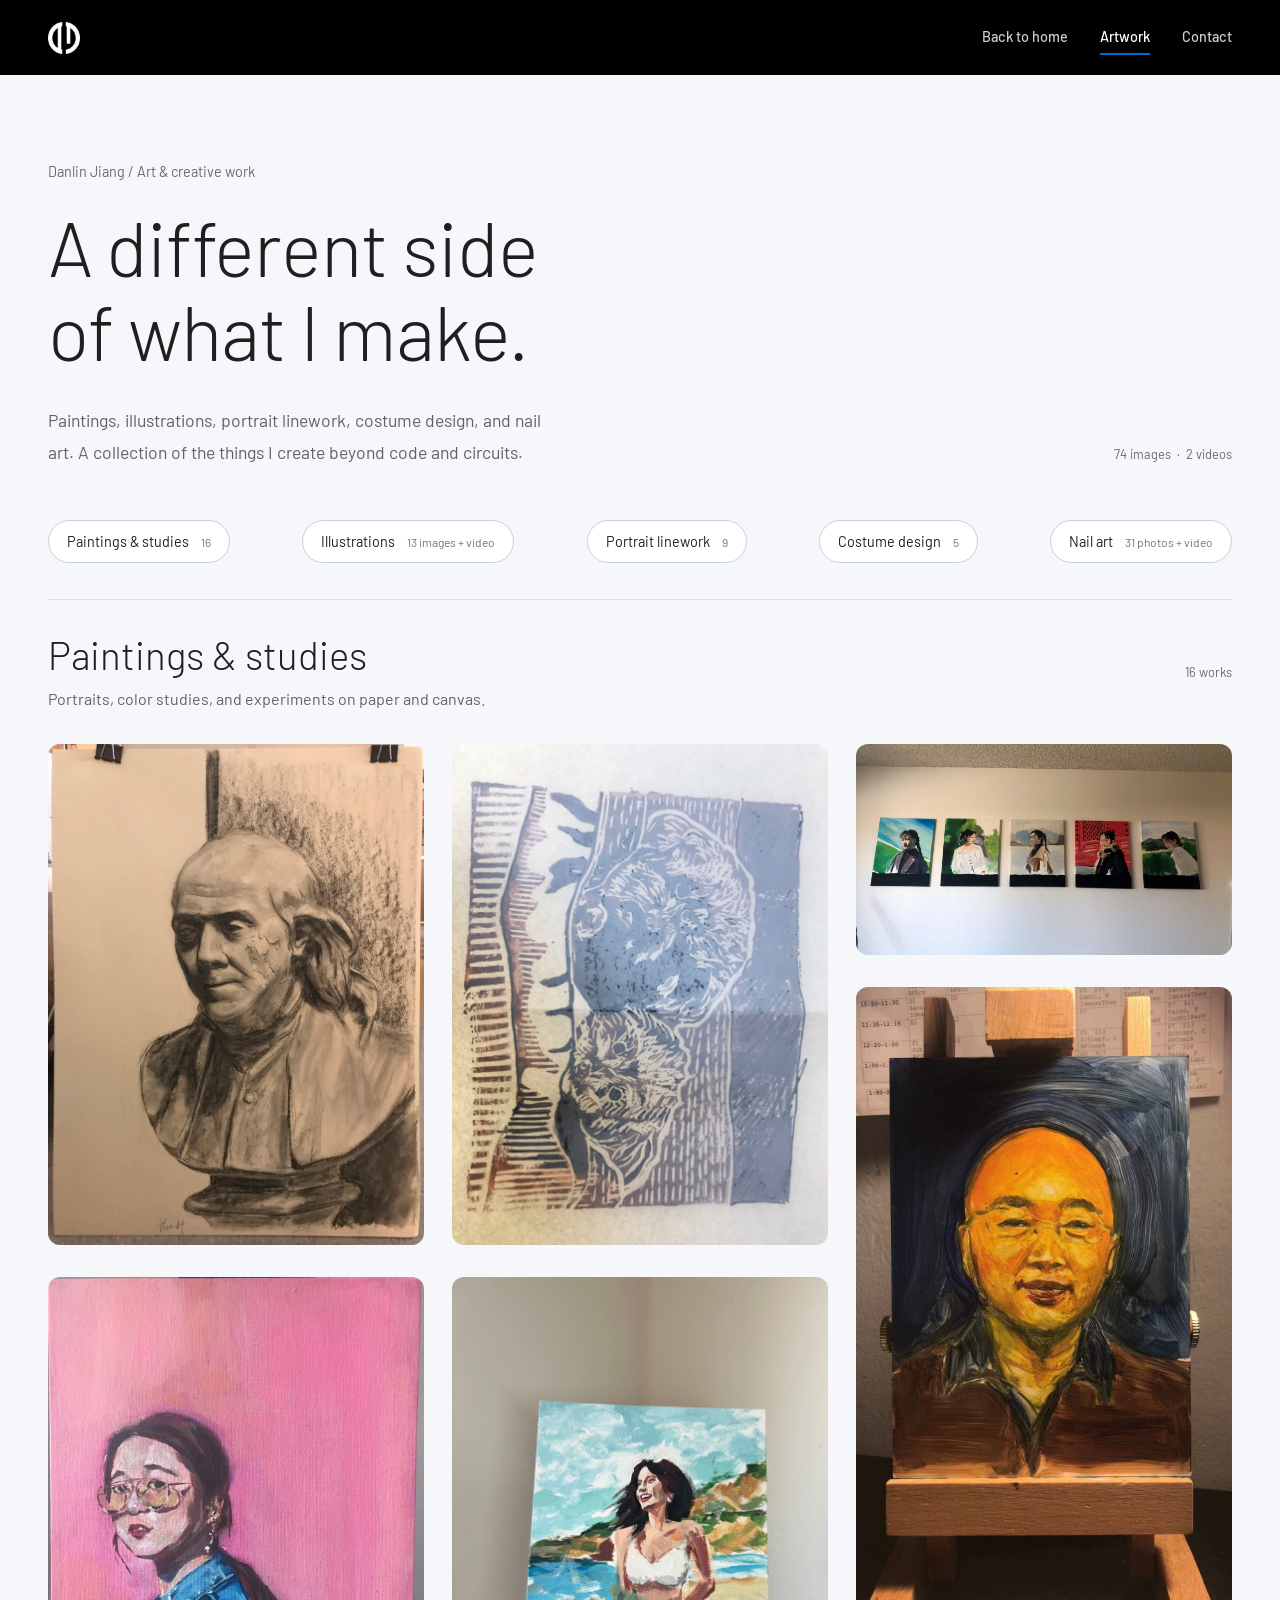
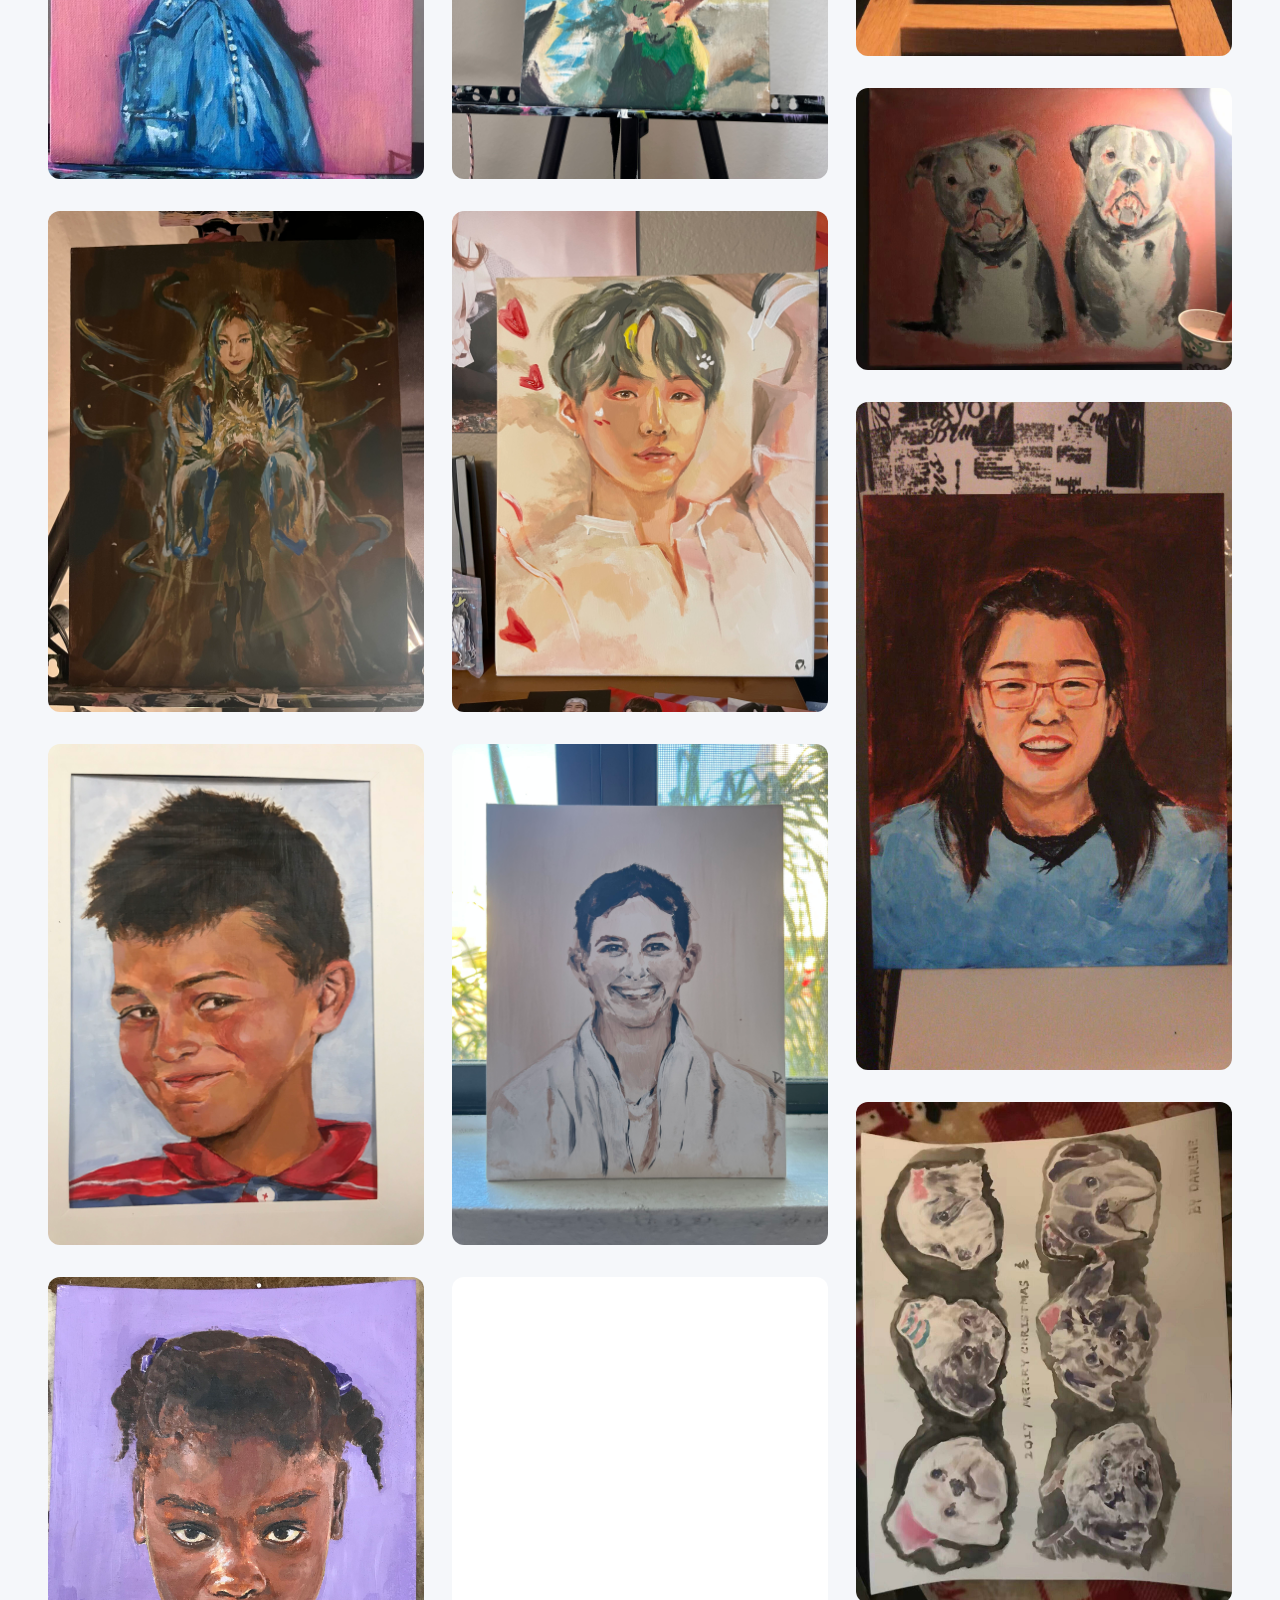
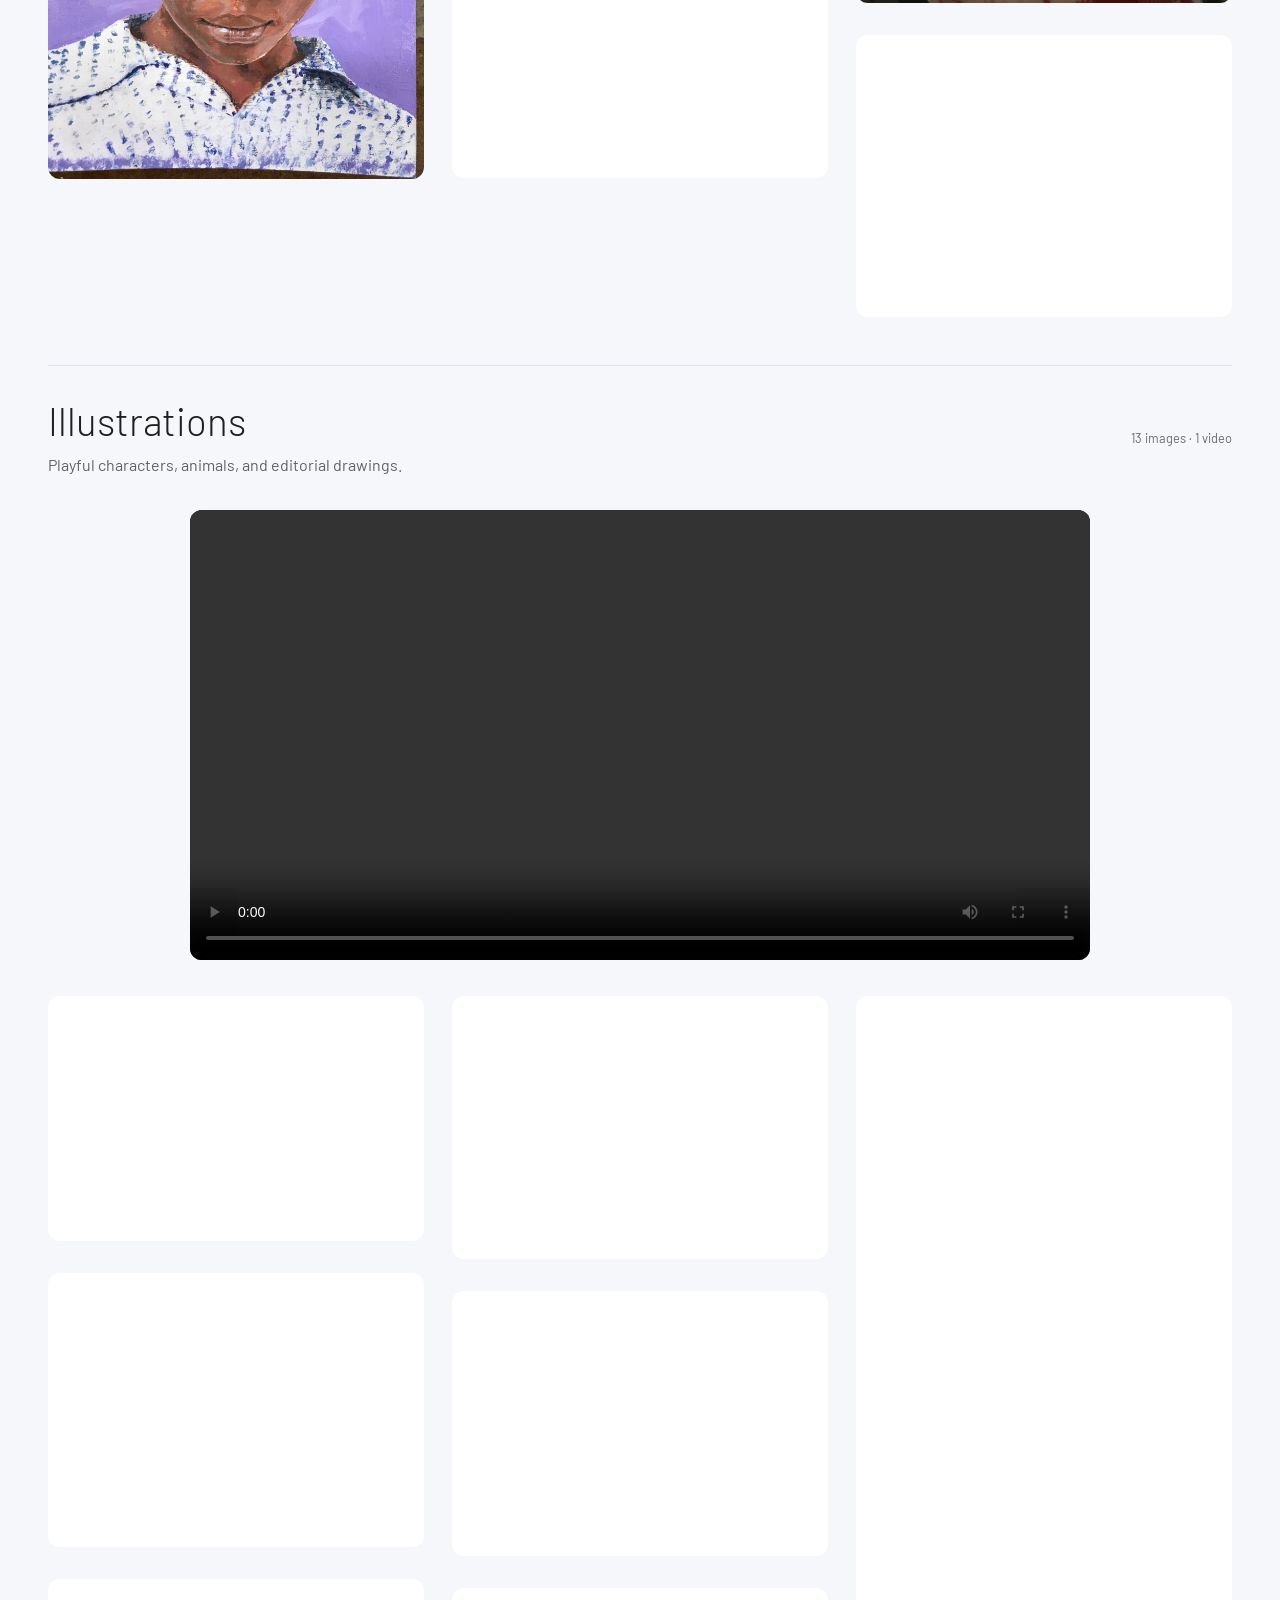
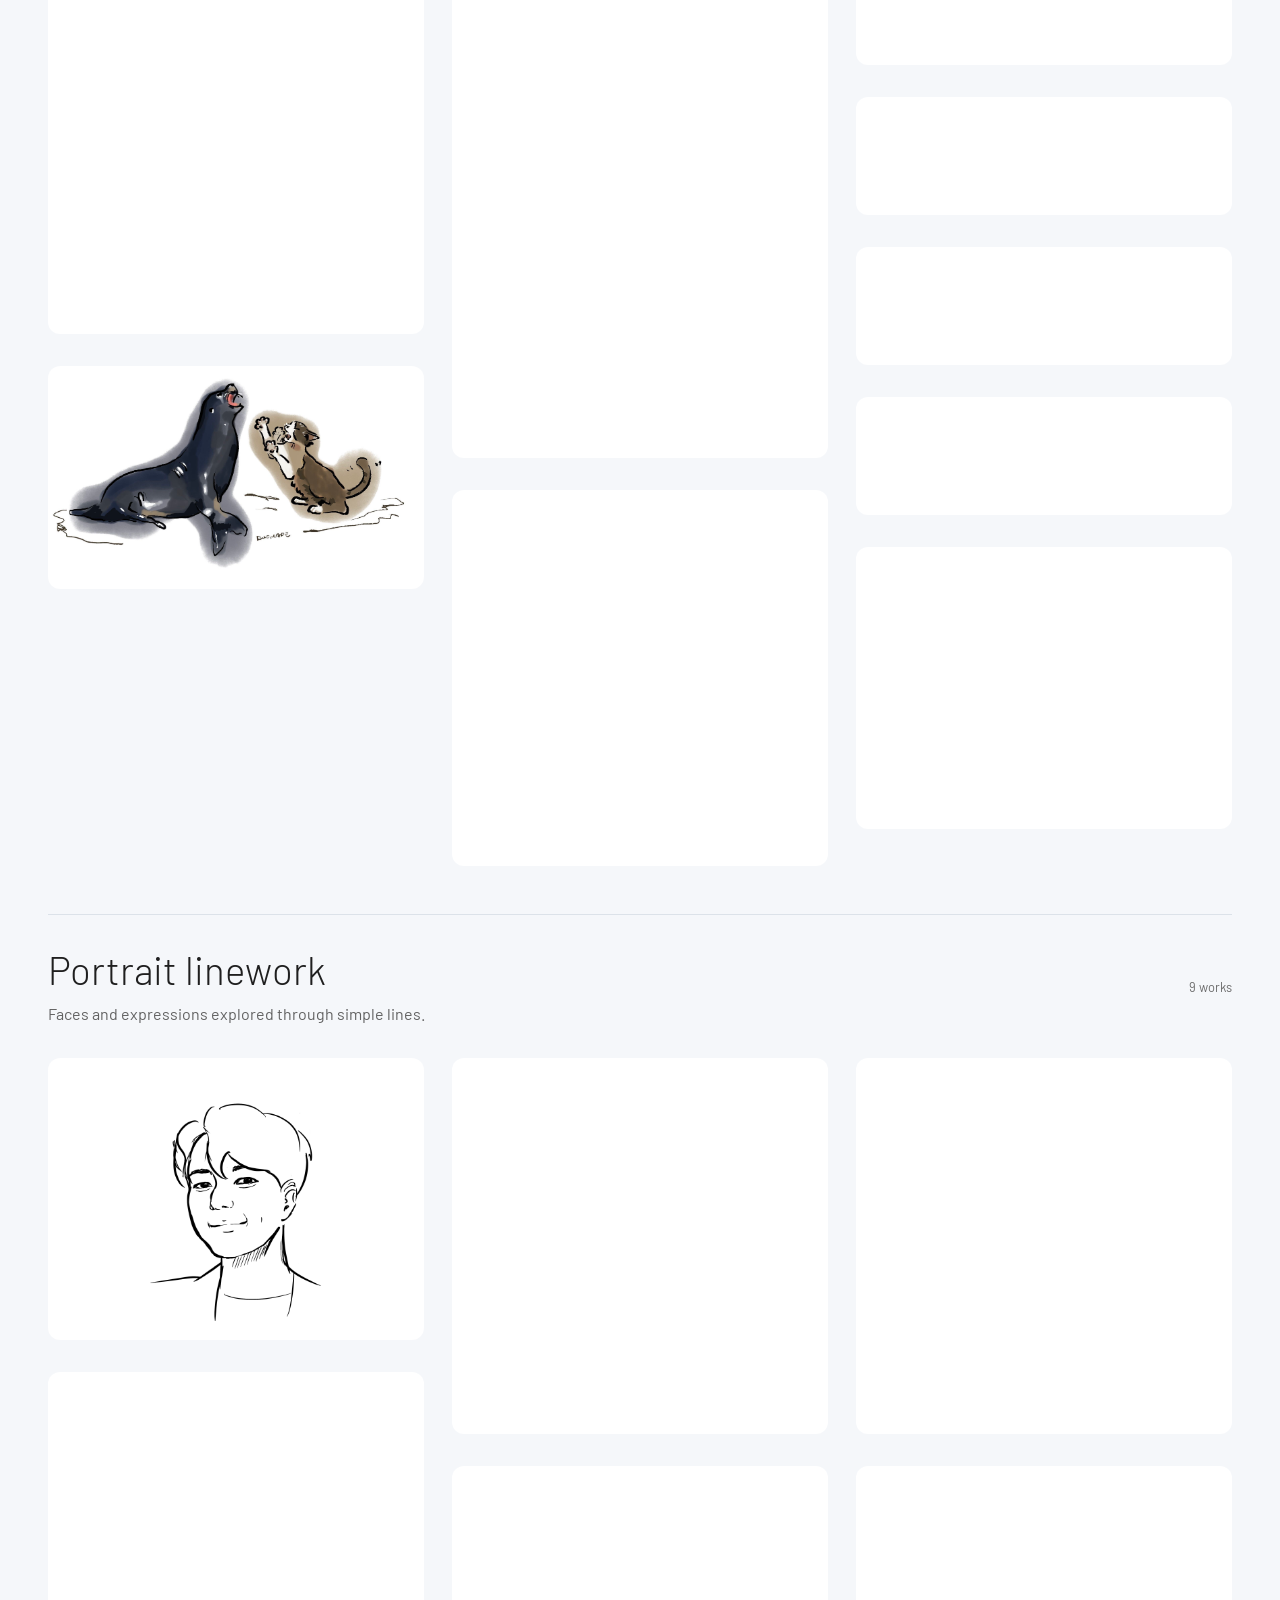
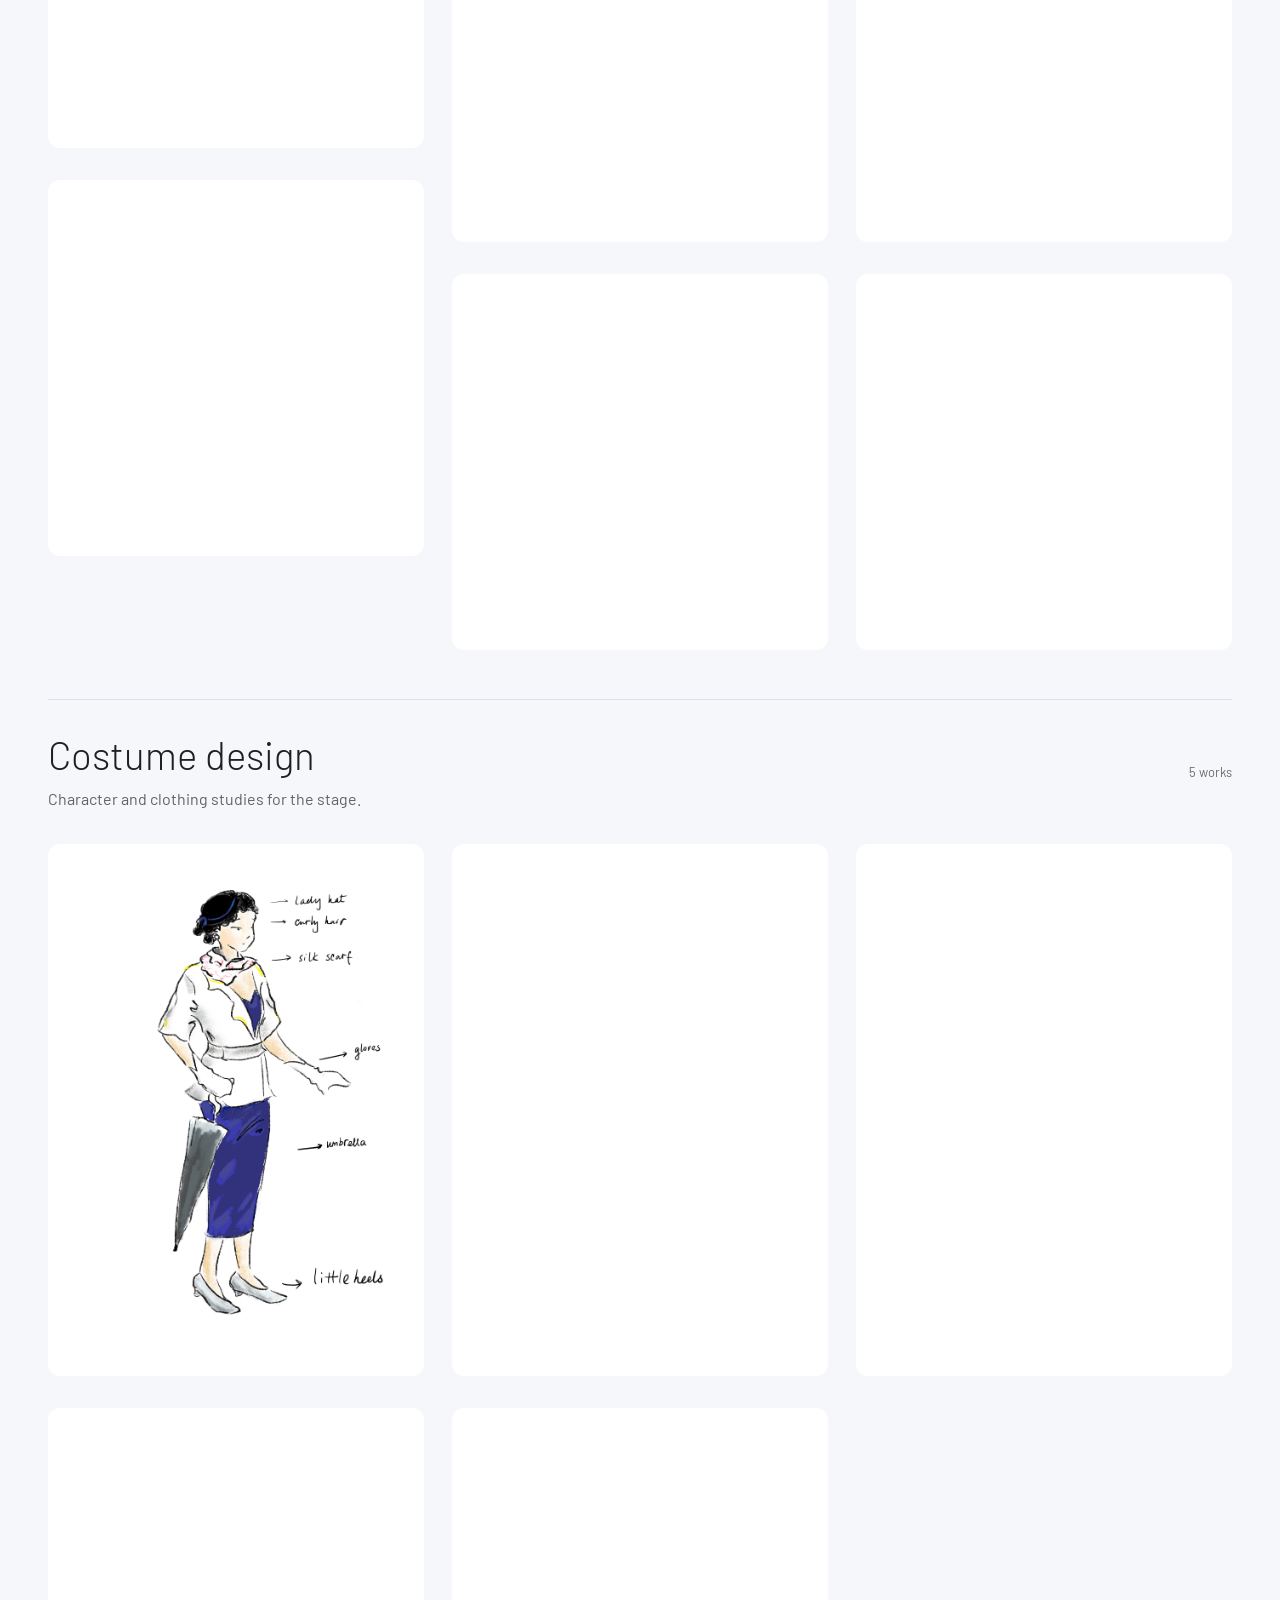
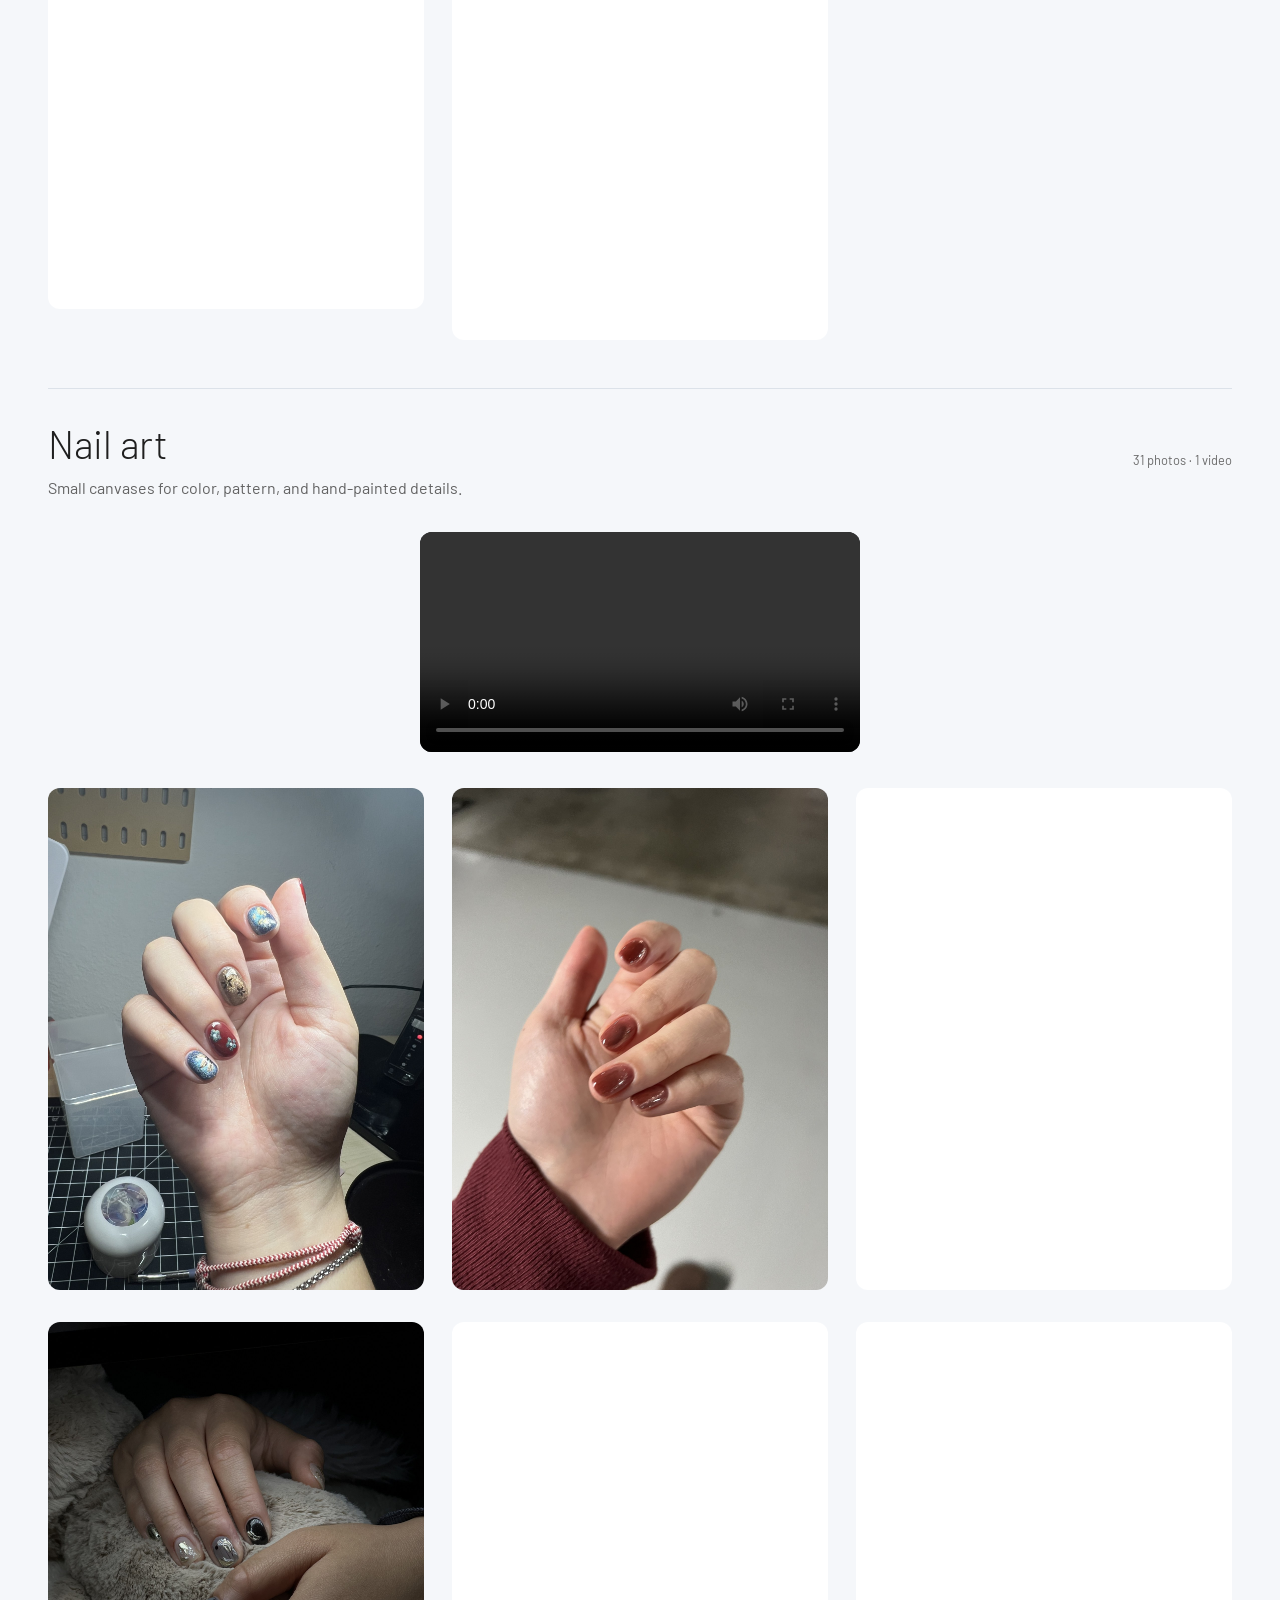
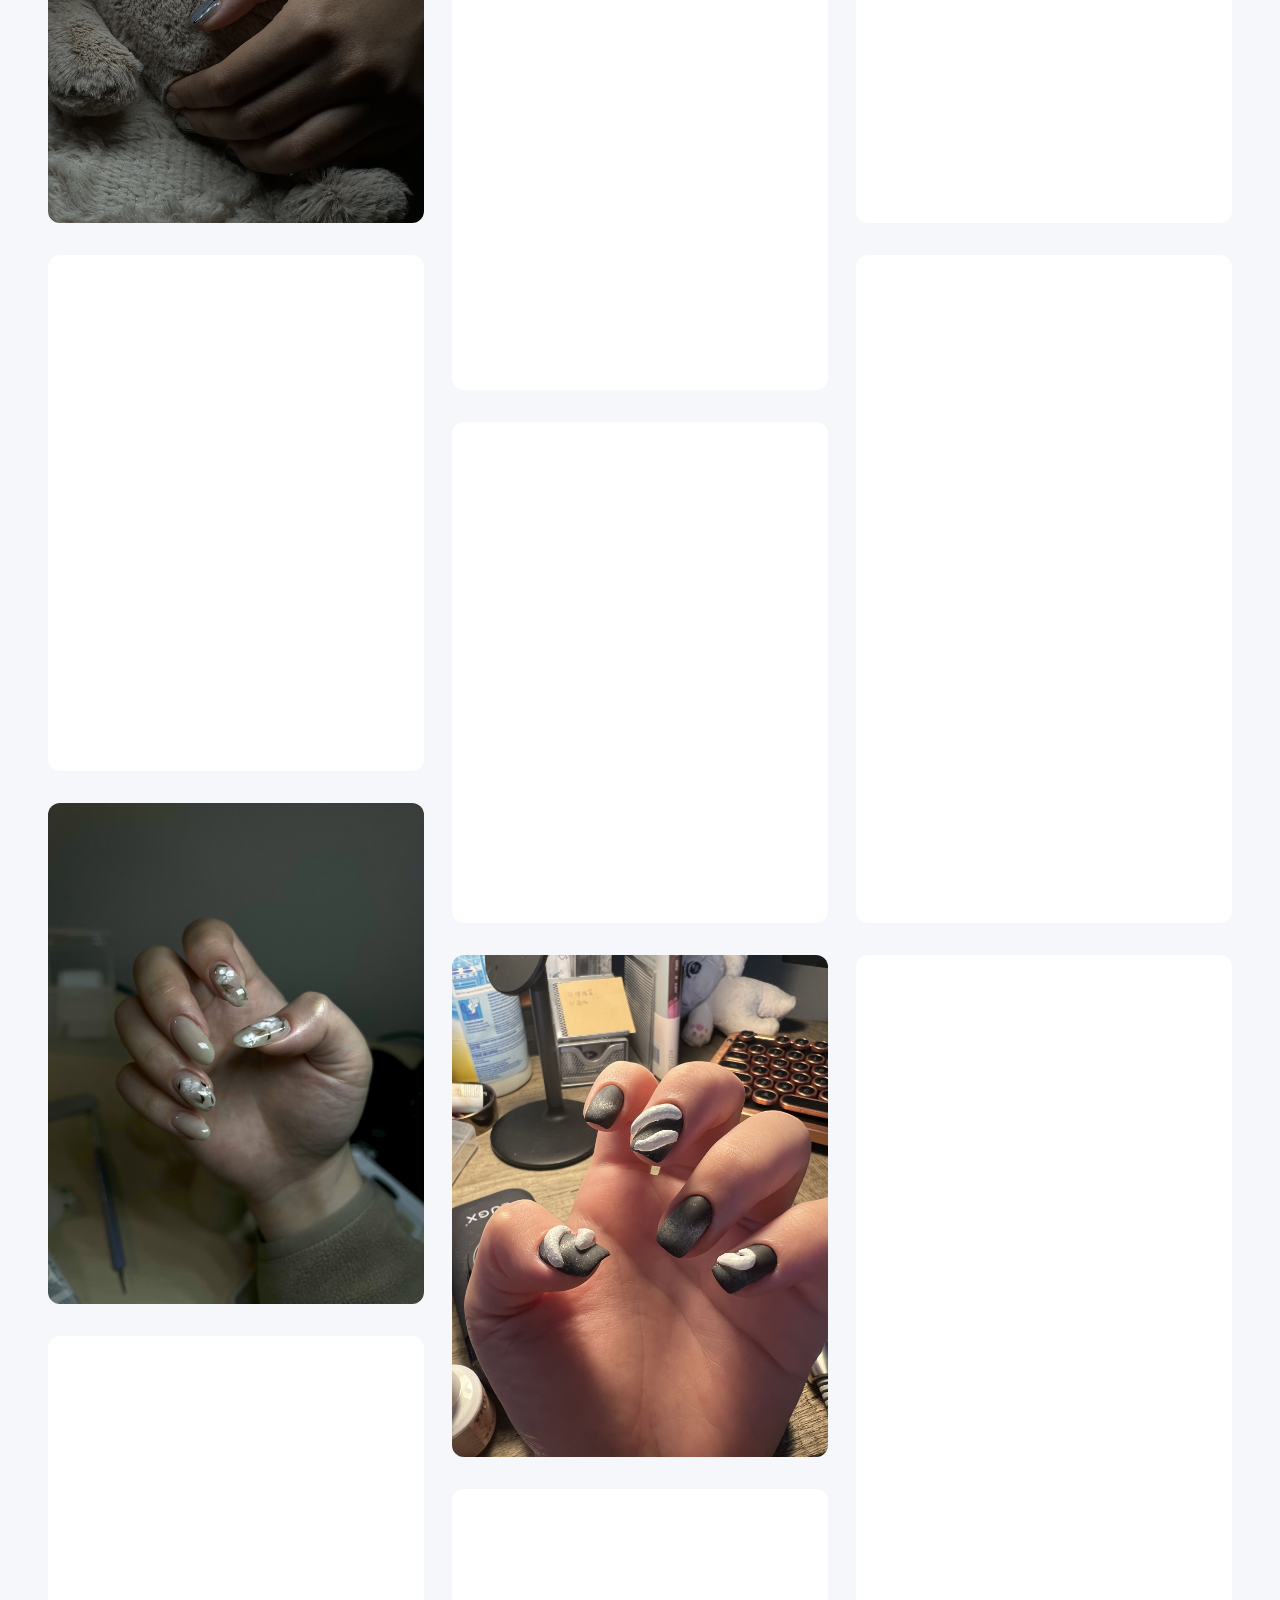
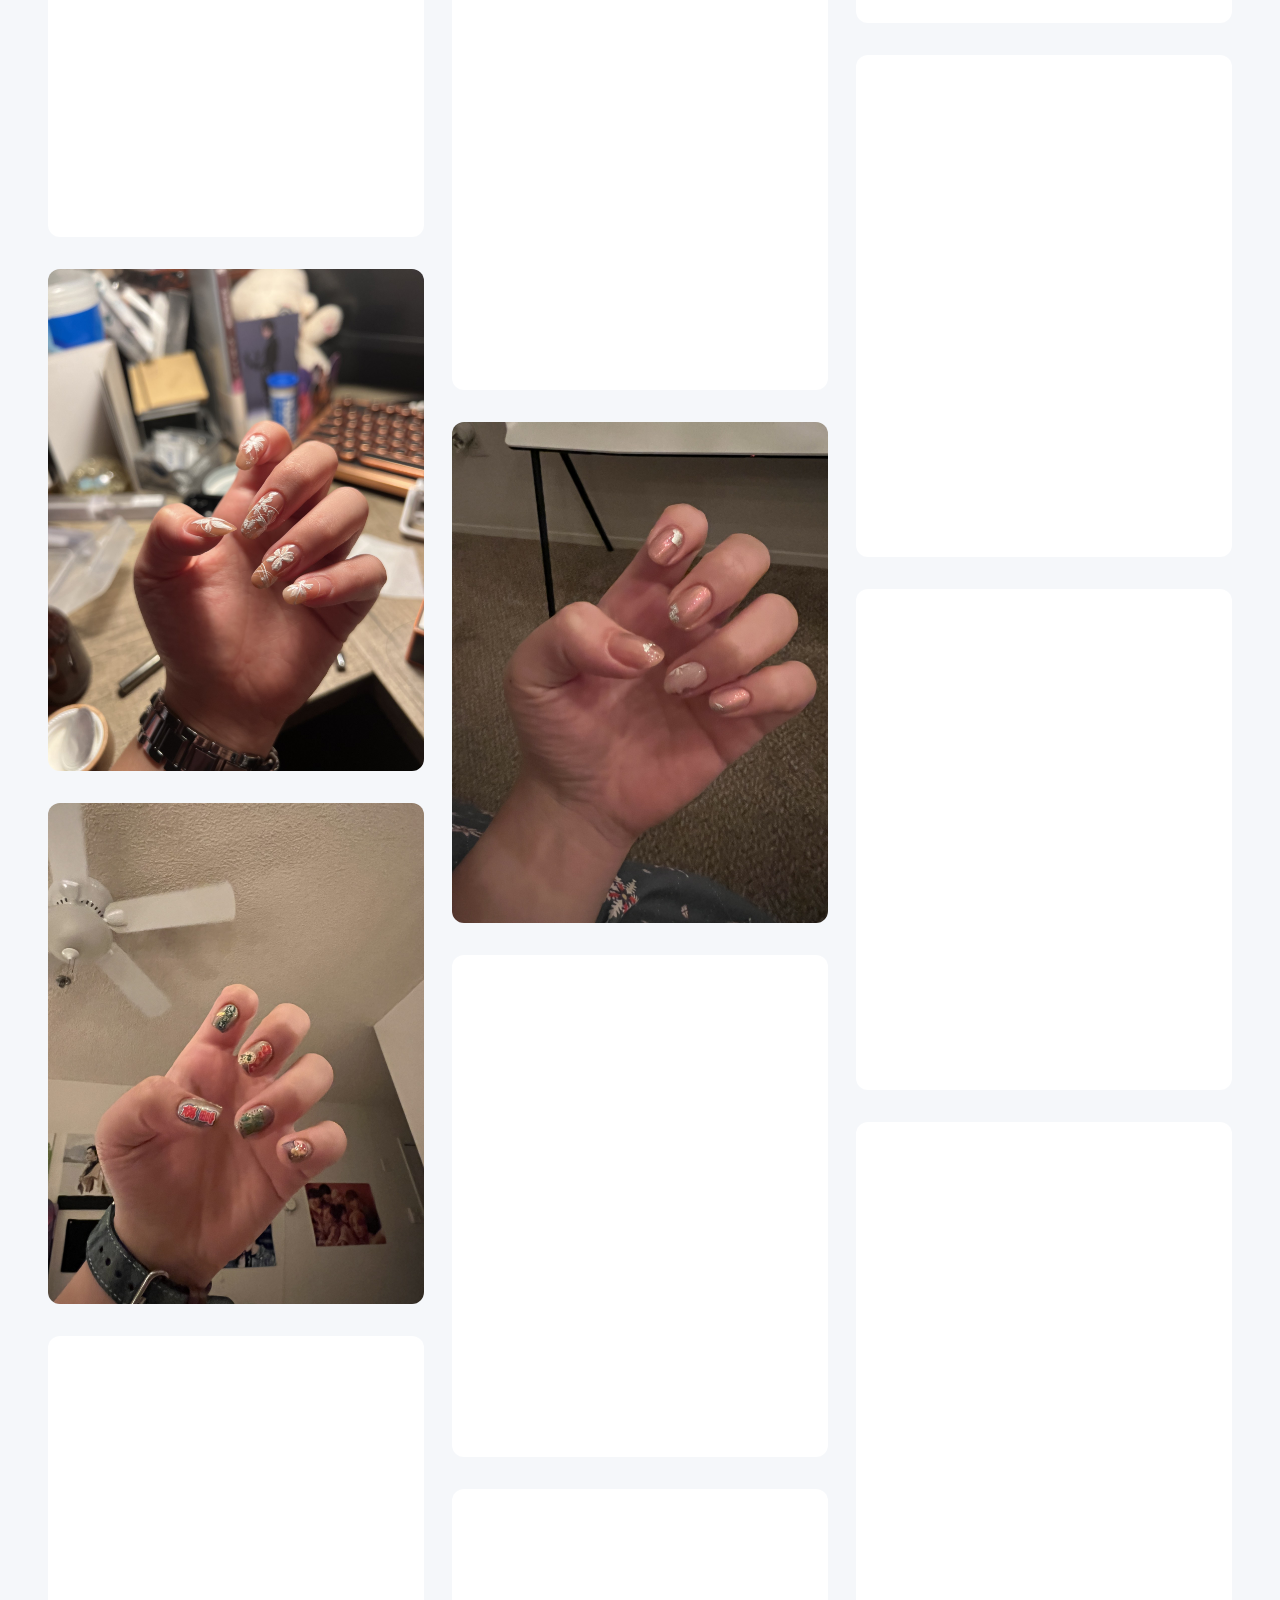
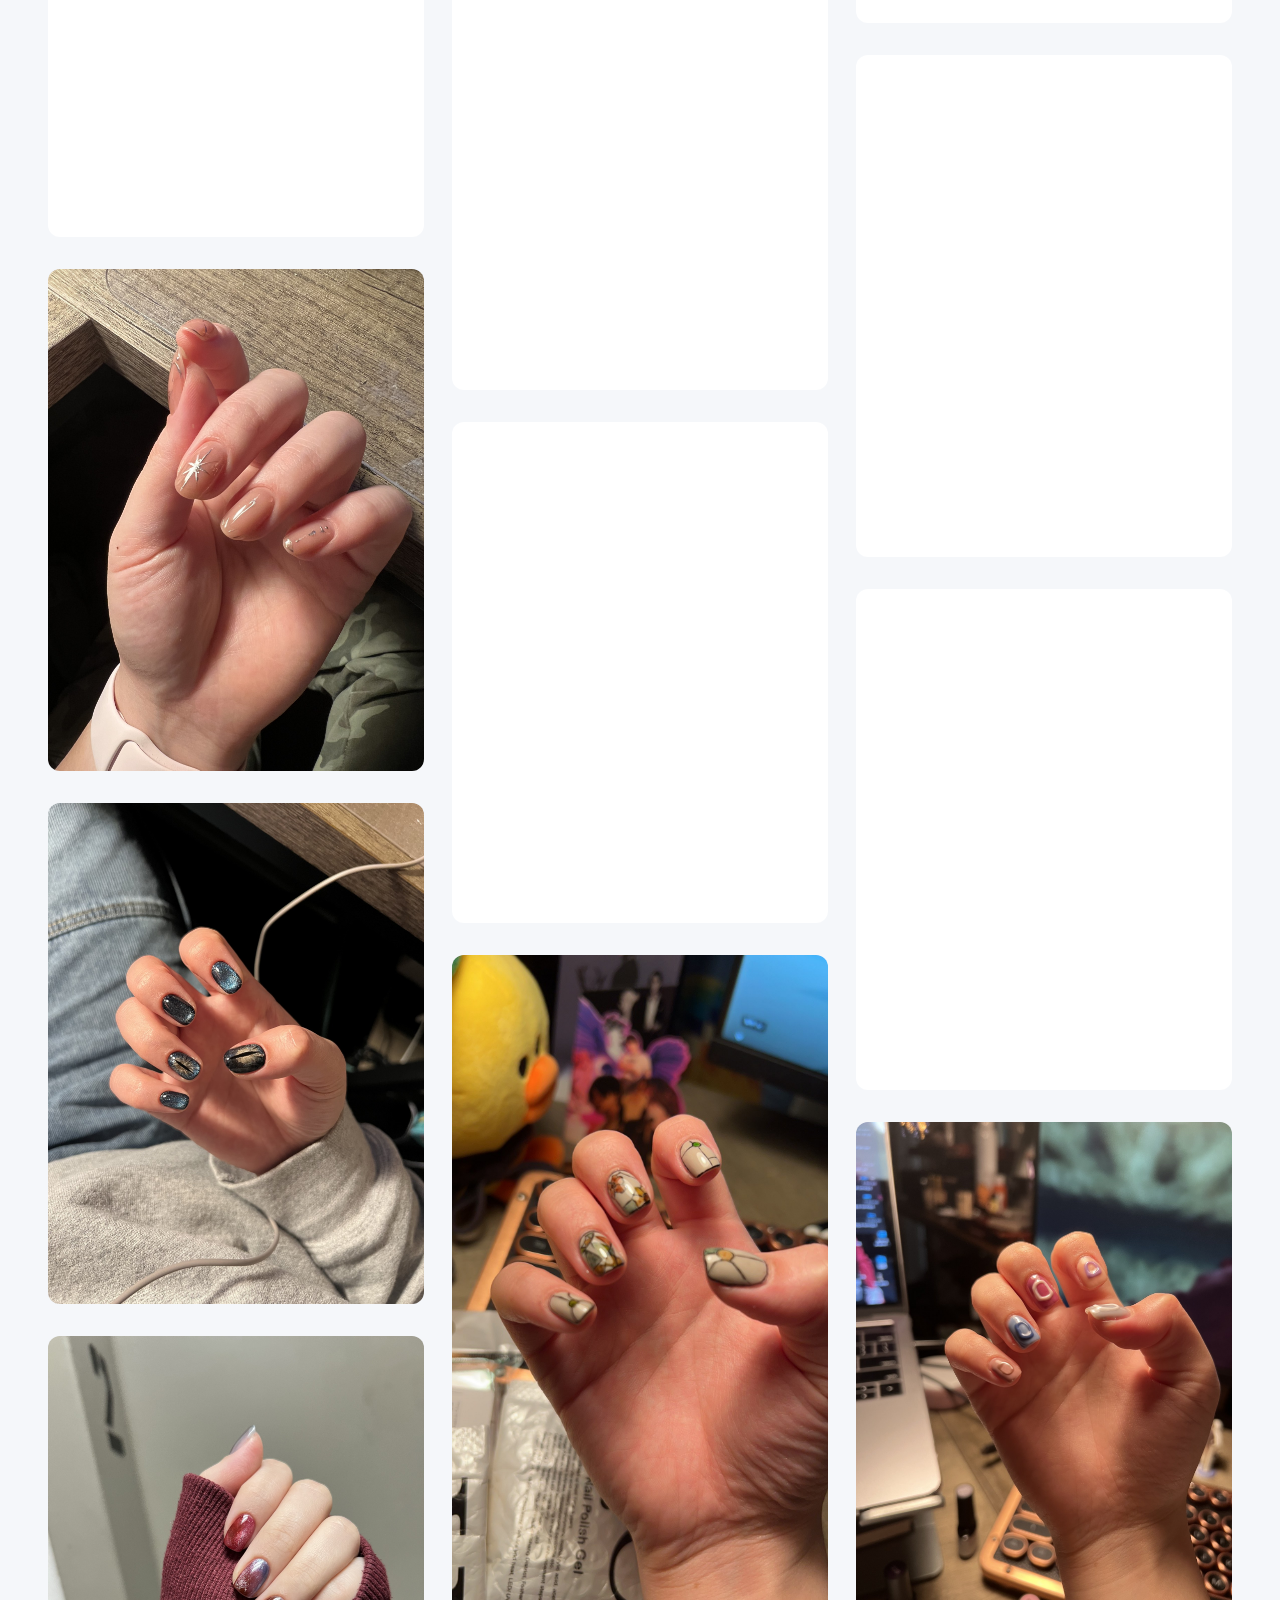
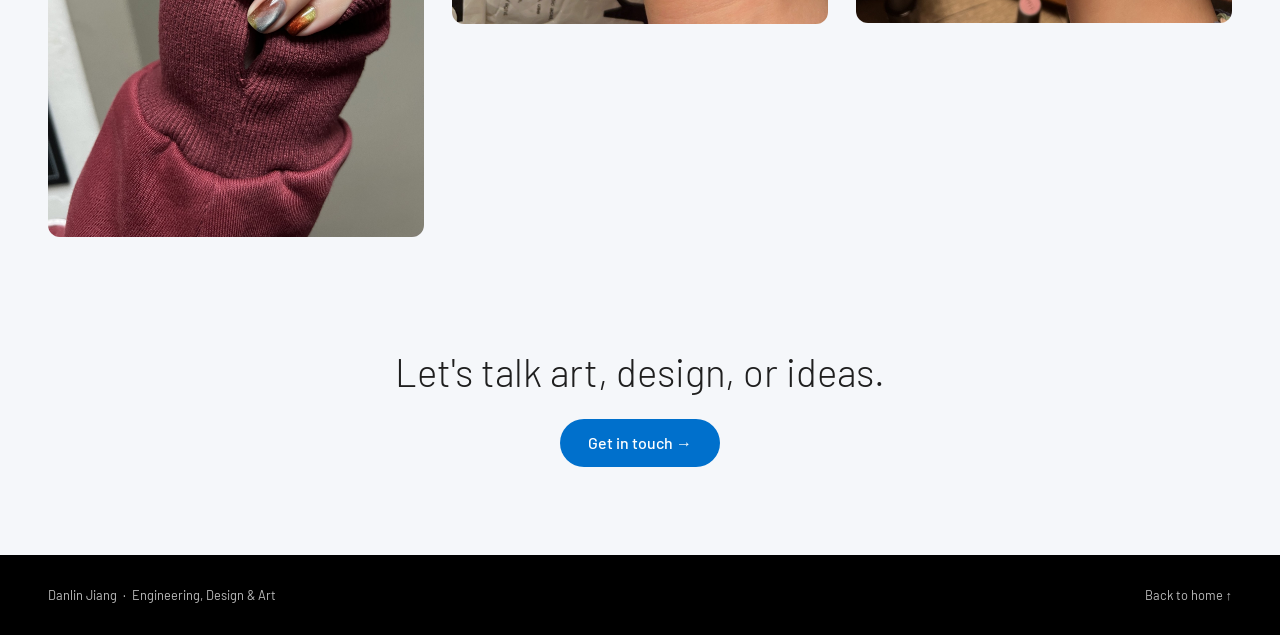
<file: artwork.html>
<!DOCTYPE html>
<html lang="en">
<head>
  <meta charset="UTF-8" />
  <meta name="viewport" content="width=device-width, initial-scale=1" />
  <title>Art &amp; Creative Work — Danlin Jiang</title>
  <meta name="description" content="Explore Danlin Jiang's artwork: paintings, illustrations, portrait linework, costume design, and nail art." />
  <link rel="icon" type="image/png" href="icon.png" />
  <link rel="preconnect" href="https://fonts.googleapis.com" />
  <link rel="preconnect" href="https://fonts.gstatic.com" crossorigin />
  <link href="https://fonts.googleapis.com/css2?family=Barlow:wght@300;400;500;600;700&display=swap" rel="stylesheet" />
  <link rel="stylesheet" href="artwork.css?v=5" />
  <script src="artwork.js?v=4" defer></script>
</head>
<body>
  <a class="skip-link" href="#gallery">Skip to artwork</a>
  <header class="site-header">
    <nav aria-label="Main navigation">
      <a class="logo" href="index.html" aria-label="Danlin Jiang home"><img src="icon.png" alt="" width="32" height="32" /></a>
      <div class="nav-links"><a href="index.html#artwork">Back to home</a><a href="artwork.html" aria-current="page">Artwork</a><a href="index.html#contact">Contact</a></div>
    </nav>
  </header>
  <main class="container">
    <section class="gallery-intro" aria-labelledby="page-title">
      <p class="eyebrow">Danlin Jiang / Art &amp; creative work</p>
      <h1 id="page-title">A different side<br>of what I make.</h1>
      <div class="intro-bottom"><p>Paintings, illustrations, portrait linework, costume design, and nail art. A collection of the things I create beyond code and circuits.</p><span class="collection-count">74 images &nbsp;&middot;&nbsp; 2 videos</span></div>
    </section>
    <nav class="category-nav" aria-label="Artwork categories">
      <a href="#paintings">Paintings &amp; studies <span>16</span></a>
      <a href="#illustrations">Illustrations <span>13 images + video</span></a>
      <a href="#linework">Portrait linework <span>9</span></a>
      <a href="#costume">Costume design <span>5</span></a>
      <a href="#nail-art">Nail art <span>31 photos + video</span></a>
    </nav>
    <div id="gallery">
      <section id="paintings" class="gallery-group" aria-labelledby="paintings-title">
        <div class="category-heading"><div><h2 id="paintings-title">Paintings &amp; studies</h2><p>Portraits, color studies, and experiments on paper and canvas.</p></div><span>16 works</span></div>
        <div class="gallery">
        <figure id="work-01" class="work">
        <a href="artwork/85F141ED-7B7D-459D-B89A-2A373BA2DA3B-8906-0000144AEAD72AE8_tmp.jpg" data-artwork aria-label="Enlarge graphite portrait study">
          <img src="artwork/85F141ED-7B7D-459D-B89A-2A373BA2DA3B-8906-0000144AEAD72AE8_tmp.jpg" alt="A graphite drawing of a sculpted male bust on paper" width="1080" height="1440" loading="lazy" decoding="async" />
          <span class="enlarge" aria-hidden="true">View artwork &nearr;</span>
        </a>

      </figure>
        <figure id="work-02" class="work">
        <a href="artwork/IMG_0579.jpg" data-artwork aria-label="Enlarge portrait in pink and blue">
          <img src="artwork/IMG_0579.jpg" alt="A painted portrait of a person with glasses and a blue jacket against a pink background" width="1080" height="1440" loading="lazy" decoding="async" />
          <span class="enlarge" aria-hidden="true">View artwork &nearr;</span>
        </a>

      </figure>
        <figure id="work-04" class="work">
        <a href="artwork/IMG_1299.jpg" data-artwork aria-label="Enlarge fantasy character study">
          <img src="artwork/IMG_1299.jpg" alt="A painted fantasy figure in flowing blue and gold clothing against a dark background" width="3024" height="4032" loading="lazy" decoding="async" />
          <span class="enlarge" aria-hidden="true">View artwork &nearr;</span>
        </a>

      </figure>
        <figure id="work-05" class="work">
        <a href="artwork/IMG_2328.jpg" data-artwork aria-label="Enlarge portrait in red">
          <img src="artwork/IMG_2328.jpg" alt="A painted portrait of a child wearing a red striped shirt" width="3024" height="4032" loading="lazy" decoding="async" />
          <span class="enlarge" aria-hidden="true">View artwork &nearr;</span>
        </a>

      </figure>
        <figure id="work-06" class="work">
        <a href="artwork/IMG_2402.jpg" data-artwork aria-label="Enlarge portrait against violet">
          <img src="artwork/IMG_2402.jpg" alt="A painted portrait of a child in a patterned white shirt against a violet background" width="2939" height="3919" loading="lazy" decoding="async" />
          <span class="enlarge" aria-hidden="true">View artwork &nearr;</span>
        </a>

      </figure>
        <figure id="work-07" class="work">
        <a href="artwork/IMG_3390.jpg" data-artwork aria-label="Enlarge print study">
          <img src="artwork/IMG_3390.jpg" alt="A blue print with layered organic patterns and linework" width="3024" height="4032" loading="lazy" decoding="async" />
          <span class="enlarge" aria-hidden="true">View artwork &nearr;</span>
        </a>

      </figure>
        <figure id="work-08" class="work">
        <a href="artwork/IMG_3740.jpg" data-artwork aria-label="Enlarge by the water">
          <img src="artwork/IMG_3740.jpg" alt="A painting on an easel of a woman beside bright blue water" width="3024" height="4032" loading="lazy" decoding="async" />
          <span class="enlarge" aria-hidden="true">View artwork &nearr;</span>
        </a>

      </figure>
        <figure id="work-09" class="work">
        <a href="artwork/IMG_3869.jpg" data-artwork aria-label="Enlarge portrait in warm tones">
          <img src="artwork/IMG_3869.jpg" alt="A painted portrait of a young person with dark hair in warm pink and cream tones" width="3024" height="4032" loading="lazy" decoding="async" />
          <span class="enlarge" aria-hidden="true">View artwork &nearr;</span>
        </a>

      </figure>
        <figure id="work-10" class="work">
        <a href="artwork/IMG_6921.jpg" data-artwork aria-label="Enlarge smiling portrait study">
          <img src="artwork/IMG_6921.jpg" alt="A monochrome portrait drawing of a smiling man on paper" width="3024" height="4032" loading="lazy" decoding="async" />
          <span class="enlarge" aria-hidden="true">View artwork &nearr;</span>
        </a>

      </figure>
        <figure id="work-11" class="work">
        <a href="artwork/IMG_6933.jpg" data-artwork aria-label="Enlarge portrait with glasses">
          <img src="artwork/IMG_6933.jpg" alt="A monochrome portrait drawing of a smiling older man wearing glasses" width="3024" height="4032" loading="lazy" decoding="async" />
          <span class="enlarge" aria-hidden="true">View artwork &nearr;</span>
        </a>

      </figure>
        <figure id="work-20" class="work">
          <a href="artwork/IMG_1483.jpg" data-artwork aria-label="Enlarge artwork">
            <img src="artwork/IMG_1483.jpg" alt="Five colorful portrait paintings displayed in a row" width="2844" height="1600" loading="lazy" decoding="async" />
            <span class="enlarge" aria-hidden="true">View artwork &nearr;</span>
          </a>
        </figure>
        <figure id="work-21" class="work">
          <a href="artwork/IMG_1484.jpg" data-artwork aria-label="Enlarge artwork">
            <img src="artwork/IMG_1484.jpg" alt="A warm yellow portrait painting on a wooden easel" width="1080" height="1920" loading="lazy" decoding="async" />
            <span class="enlarge" aria-hidden="true">View artwork &nearr;</span>
          </a>
        </figure>
        <figure id="work-22" class="work">
          <a href="artwork/IMG_1485.jpg" data-artwork aria-label="Enlarge artwork">
            <img src="artwork/IMG_1485.jpg" alt="A painting of two dogs against a red background" width="1706" height="1280" loading="lazy" decoding="async" />
            <span class="enlarge" aria-hidden="true">View artwork &nearr;</span>
          </a>
        </figure>
        <figure id="work-23" class="work">
          <a href="artwork/IMG_1486.jpg" data-artwork aria-label="Enlarge artwork">
            <img src="artwork/IMG_1486.jpg" alt="A portrait painting of a smiling person wearing glasses" width="1080" height="1920" loading="lazy" decoding="async" />
            <span class="enlarge" aria-hidden="true">View artwork &nearr;</span>
          </a>
        </figure>
        <figure id="work-24" class="work">
          <a href="artwork/IMG_1487.jpg" data-artwork aria-label="Enlarge artwork">
            <img src="artwork/IMG_1487.jpg" alt="A sheet of six prints with layered organic shapes" width="1280" height="1706" loading="lazy" decoding="async" />
            <span class="enlarge" aria-hidden="true">View artwork &nearr;</span>
          </a>
        </figure>
        <figure id="work-25" class="work">
          <a href="artwork/IMG_1488.jpg" data-artwork aria-label="Enlarge artwork">
            <img src="artwork/IMG_1488.jpg" alt="A seascape painting with figures in shallow water" width="1440" height="1080" loading="lazy" decoding="async" />
            <span class="enlarge" aria-hidden="true">View artwork &nearr;</span>
          </a>
        </figure>
        </div>
      </section>
      <section id="illustrations" class="gallery-group" aria-labelledby="illustrations-title">
        <div class="category-heading"><div><h2 id="illustrations-title">Illustrations</h2><p>Playful characters, animals, and editorial drawings.</p></div><span>13 images &middot; 1 video</span></div>
        <figure class="illustration-video">
          <video controls playsinline preload="metadata" aria-label="LaunchIt 2.0 illustration video">
            <source src="artwork/launchit2.0video.mp4" type="video/mp4" />
            Your browser does not support this video. <a href="artwork/launchit2.0video.mp4">Open the illustration video</a>.
          </video>
        </figure>
        <div class="gallery">
        <figure id="work-03" class="work">
        <a href="artwork/IMG_1092.jpg" data-artwork aria-label="Enlarge cat expressions">
          <img src="artwork/IMG_1092.jpg" alt="Nine illustrated cat faces with different expressions" width="1656" height="1080" loading="lazy" decoding="async" />
          <span class="enlarge" aria-hidden="true">View artwork &nearr;</span>
        </a>

      </figure>
        <figure id="work-12" class="work">
        <a href="artwork/Untitled_Artwork%20%281%29.jpg" data-artwork aria-label="Enlarge seal illustration">
          <img src="artwork/Untitled_Artwork%20%281%29.jpg" alt="An illustrated brown seal with a smaller animal in front" width="1594" height="1161" loading="lazy" decoding="async" />
          <span class="enlarge" aria-hidden="true">View artwork &nearr;</span>
        </a>

      </figure>
        <figure id="work-13" class="work">
        <a href="artwork/Untitled_Artwork%201.png" data-artwork aria-label="Enlarge green character illustration">
          <img src="artwork/Untitled_Artwork%201.png" alt="A small illustrated character wearing a green mask with a round opening" width="1268" height="1197" loading="lazy" decoding="async" />
          <span class="enlarge" aria-hidden="true">View artwork &nearr;</span>
        </a>

      </figure>
        <figure id="work-14" class="work">
        <a href="artwork/Untitled_Artwork%203.jpg" data-artwork aria-label="Enlarge sea lion and otter">
          <img src="artwork/Untitled_Artwork%203.jpg" alt="An illustration of a dark sea lion facing a small brown otter" width="2236" height="1327" loading="lazy" decoding="async" />
          <span class="enlarge" aria-hidden="true">View artwork &nearr;</span>
        </a>

      </figure>
        <figure id="work-15" class="work">
        <a href="artwork/Untitled_Artwork.jpg" data-artwork aria-label="Enlarge character group">
          <img src="artwork/Untitled_Artwork.jpg" alt="Five small cartoon characters arranged above playful lettering" width="2388" height="1668" loading="lazy" decoding="async" />
          <span class="enlarge" aria-hidden="true">View artwork &nearr;</span>
        </a>

      </figure>
        <figure id="work-16" class="work">
        <a href="artwork/Untitled_Artwork.png" data-artwork aria-label="Enlarge blue-haired character">
          <img src="artwork/Untitled_Artwork.png" alt="A round-faced cartoon character with blue and green hair surrounded by flowing black lines" width="1200" height="846" loading="lazy" decoding="async" />
          <span class="enlarge" aria-hidden="true">View artwork &nearr;</span>
        </a>

      </figure>
        <figure id="work-17" class="work">
          <a href="artwork/cats.jpg" data-artwork aria-label="Enlarge artwork">
            <img src="artwork/cats.jpg" alt="Three playful cat characters against a tan background" width="6236" height="7795" loading="lazy" decoding="async" />
            <span class="enlarge" aria-hidden="true">View artwork &nearr;</span>
          </a>
        </figure>
        <figure id="work-18" class="work">
          <a href="artwork/figures.jpg" data-artwork aria-label="Enlarge artwork">
            <img src="artwork/figures.jpg" alt="Four expressive character portraits drawn in colored lines" width="2388" height="2388" loading="lazy" decoding="async" />
            <span class="enlarge" aria-hidden="true">View artwork &nearr;</span>
          </a>
        </figure>
        <figure id="work-19" class="work">
          <a href="artwork/IMG_1423.jpg" data-artwork aria-label="Enlarge artwork">
            <img src="artwork/IMG_1423.jpg" alt="A page of small animal and cartoon character drawings" width="1080" height="1920" loading="lazy" decoding="async" />
            <span class="enlarge" aria-hidden="true">View artwork &nearr;</span>
          </a>
        </figure>
        <figure id="work-26" class="work">
          <a href="artwork/slide-02-artwork-01.png" data-artwork aria-label="Enlarge artwork">
            <img src="artwork/slide-02-artwork-01.png" alt="An editorial illustration of people gathered around a table" width="2218" height="697" loading="lazy" decoding="async" />
            <span class="enlarge" aria-hidden="true">View artwork &nearr;</span>
          </a>
        </figure>
        <figure id="work-27" class="work">
          <a href="artwork/slide-03-artwork-01.png" data-artwork aria-label="Enlarge artwork">
            <img src="artwork/slide-03-artwork-01.png" alt="An editorial illustration of people with a laptop and documents" width="2218" height="697" loading="lazy" decoding="async" />
            <span class="enlarge" aria-hidden="true">View artwork &nearr;</span>
          </a>
        </figure>
        <figure id="work-28" class="work">
          <a href="artwork/slide-04-artwork-01.png" data-artwork aria-label="Enlarge artwork">
            <img src="artwork/slide-04-artwork-01.png" alt="An editorial illustration of two hands shaking" width="2218" height="697" loading="lazy" decoding="async" />
            <span class="enlarge" aria-hidden="true">View artwork &nearr;</span>
          </a>
        </figure>
        <figure id="work-29" class="work">
          <a href="artwork/slide-05-artwork-01.png" data-artwork aria-label="Enlarge artwork">
            <img src="artwork/slide-05-artwork-01.png" alt="LaunchIt graphic with a hand-drawn illustration" width="2224" height="1668" loading="lazy" decoding="async" />
            <span class="enlarge" aria-hidden="true">View artwork &nearr;</span>
          </a>
        </figure>
        </div>
      </section>
      <section id="linework" class="gallery-group" aria-labelledby="linework-title">
        <div class="category-heading"><div><h2 id="linework-title">Portrait linework</h2><p>Faces and expressions explored through simple lines.</p></div><span>9 works</span></div>
        <div class="gallery">
        <figure id="work-35" class="work">
          <a href="artwork/slide-11-artwork-01.png" data-artwork aria-label="Enlarge artwork">
            <img src="artwork/slide-11-artwork-01.png" alt="Line portrait with swept hair and a collared shirt" width="2224" height="1668" loading="lazy" decoding="async" />
            <span class="enlarge" aria-hidden="true">View artwork &nearr;</span>
          </a>
        </figure>
        <figure id="work-36" class="work">
          <a href="artwork/slide-12-artwork-01.png" data-artwork aria-label="Enlarge artwork">
            <img src="artwork/slide-12-artwork-01.png" alt="Front-facing line portrait with short swept hair" width="2048" height="2048" loading="lazy" decoding="async" />
            <span class="enlarge" aria-hidden="true">View artwork &nearr;</span>
          </a>
        </figure>
        <figure id="work-37" class="work">
          <a href="artwork/slide-12-artwork-02.png" data-artwork aria-label="Enlarge artwork">
            <img src="artwork/slide-12-artwork-02.png" alt="Front-facing line portrait with a straight fringe" width="2048" height="2048" loading="lazy" decoding="async" />
            <span class="enlarge" aria-hidden="true">View artwork &nearr;</span>
          </a>
        </figure>
        <figure id="work-38" class="work">
          <a href="artwork/slide-13-artwork-01.png" data-artwork aria-label="Enlarge artwork">
            <img src="artwork/slide-13-artwork-01.png" alt="Line portrait with wavy center-parted hair" width="2048" height="2048" loading="lazy" decoding="async" />
            <span class="enlarge" aria-hidden="true">View artwork &nearr;</span>
          </a>
        </figure>
        <figure id="work-39" class="work">
          <a href="artwork/slide-13-artwork-02.png" data-artwork aria-label="Enlarge artwork">
            <img src="artwork/slide-13-artwork-02.png" alt="Line portrait with loosely curled hair" width="2048" height="2048" loading="lazy" decoding="async" />
            <span class="enlarge" aria-hidden="true">View artwork &nearr;</span>
          </a>
        </figure>
        <figure id="work-40" class="work">
          <a href="artwork/slide-14-artwork-01.png" data-artwork aria-label="Enlarge artwork">
            <img src="artwork/slide-14-artwork-01.png" alt="Line portrait with round glasses and curly hair" width="2048" height="2048" loading="lazy" decoding="async" />
            <span class="enlarge" aria-hidden="true">View artwork &nearr;</span>
          </a>
        </figure>
        <figure id="work-41" class="work">
          <a href="artwork/slide-14-artwork-02.png" data-artwork aria-label="Enlarge artwork">
            <img src="artwork/slide-14-artwork-02.png" alt="Line portrait with side-parted hair and an open collar" width="2048" height="2048" loading="lazy" decoding="async" />
            <span class="enlarge" aria-hidden="true">View artwork &nearr;</span>
          </a>
        </figure>
        <figure id="work-42" class="work">
          <a href="artwork/slide-15-artwork-01.png" data-artwork aria-label="Enlarge artwork">
            <img src="artwork/slide-15-artwork-01.png" alt="Line portrait with swept wavy hair" width="2048" height="2048" loading="lazy" decoding="async" />
            <span class="enlarge" aria-hidden="true">View artwork &nearr;</span>
          </a>
        </figure>
        <figure id="work-43" class="work">
          <a href="artwork/slide-15-artwork-02.png" data-artwork aria-label="Enlarge artwork">
            <img src="artwork/slide-15-artwork-02.png" alt="Line portrait of a smiling person with short curly hair" width="2048" height="2048" loading="lazy" decoding="async" />
            <span class="enlarge" aria-hidden="true">View artwork &nearr;</span>
          </a>
        </figure>
        </div>
      </section>
      <section id="costume" class="gallery-group" aria-labelledby="costume-title">
        <div class="category-heading"><div><h2 id="costume-title">Costume design</h2><p>Character and clothing studies for the stage.</p></div><span>5 works</span></div>
        <div class="gallery">
        <figure id="work-30" class="work">
          <a href="artwork/slide-07-artwork-01.png" data-artwork aria-label="Enlarge artwork">
            <img src="artwork/slide-07-artwork-01.png" alt="Costume design sketch of a woman with an umbrella and blue skirt" width="1767" height="2500" loading="lazy" decoding="async" />
            <span class="enlarge" aria-hidden="true">View artwork &nearr;</span>
          </a>
        </figure>
        <figure id="work-31" class="work">
          <a href="artwork/slide-07-artwork-02.png" data-artwork aria-label="Enlarge artwork">
            <img src="artwork/slide-07-artwork-02.png" alt="Costume design sketch with layered clothing and silver accessories" width="1668" height="2224" loading="lazy" decoding="async" />
            <span class="enlarge" aria-hidden="true">View artwork &nearr;</span>
          </a>
        </figure>
        <figure id="work-32" class="work">
          <a href="artwork/slide-08-artwork-01.png" data-artwork aria-label="Enlarge artwork">
            <img src="artwork/slide-08-artwork-01.png" alt="Costume design sketch with a patterned vest and cropped trousers" width="1767" height="2500" loading="lazy" decoding="async" />
            <span class="enlarge" aria-hidden="true">View artwork &nearr;</span>
          </a>
        </figure>
        <figure id="work-33" class="work">
          <a href="artwork/slide-08-artwork-02.png" data-artwork aria-label="Enlarge artwork">
            <img src="artwork/slide-08-artwork-02.png" alt="Costume design sketch with a brown jacket and black trousers" width="1767" height="2500" loading="lazy" decoding="async" />
            <span class="enlarge" aria-hidden="true">View artwork &nearr;</span>
          </a>
        </figure>
        <figure id="work-34" class="work">
          <a href="artwork/slide-09-artwork-01.png" data-artwork aria-label="Enlarge artwork">
            <img src="artwork/slide-09-artwork-01.png" alt="Costume design sketch of a bearded man in a vest and trousers" width="1767" height="2500" loading="lazy" decoding="async" />
            <span class="enlarge" aria-hidden="true">View artwork &nearr;</span>
          </a>
        </figure>
        </div>
      </section>
      <section id="nail-art" class="gallery-group" aria-labelledby="nail-art-title">
        <div class="category-heading"><div><h2 id="nail-art-title">Nail art</h2><p>Small canvases for color, pattern, and hand-painted details.</p></div><span>31 photos &middot; 1 video</span></div>
        <figure class="nail-video">
          <video controls playsinline preload="metadata" aria-label="Nail art video">
            <source src="artwork/nail_art/11af20dd8ae906b96d90def514605372.mp4" type="video/mp4" />
            Your browser does not support this video. <a href="artwork/nail_art/11af20dd8ae906b96d90def514605372.mp4">Open the nail art video</a>.
          </video>
        </figure>
        <div class="gallery">
          <figure id="nail-01" class="work">
            <a href="artwork/nail_art/web/nail-01.jpg" data-artwork aria-label="Enlarge nail art photo 1">
              <img src="artwork/nail_art/web/nail-01.jpg" alt="Colorful nail art with small painted details" width="1500" height="2000" loading="lazy" decoding="async" />
              <span class="enlarge" aria-hidden="true">View artwork &nearr;</span>
            </a>
          </figure>
          <figure id="nail-02" class="work">
            <a href="artwork/nail_art/web/nail-02.jpg" data-artwork aria-label="Enlarge nail art photo 2">
              <img src="artwork/nail_art/web/nail-02.jpg" alt="Dark and silver nail designs beside a resting cat" width="1500" height="2000" loading="lazy" decoding="async" />
              <span class="enlarge" aria-hidden="true">View artwork &nearr;</span>
            </a>
          </figure>
          <figure id="nail-03" class="work">
            <a href="artwork/nail_art/web/nail-03.jpg" data-artwork aria-label="Enlarge nail art photo 3">
              <img src="artwork/nail_art/web/nail-03.jpg" alt="Black nails with white floral designs" width="1458" height="2000" loading="lazy" decoding="async" />
              <span class="enlarge" aria-hidden="true">View artwork &nearr;</span>
            </a>
          </figure>
          <figure id="nail-04" class="work">
            <a href="artwork/nail_art/web/nail-04.jpg" data-artwork aria-label="Enlarge nail art photo 4">
              <img src="artwork/nail_art/web/nail-04.jpg" alt="Silver and green nail art with reflective details" width="1500" height="2000" loading="lazy" decoding="async" />
              <span class="enlarge" aria-hidden="true">View artwork &nearr;</span>
            </a>
          </figure>
          <figure id="nail-05" class="work">
            <a href="artwork/nail_art/web/nail-05.jpg" data-artwork aria-label="Enlarge nail art photo 5">
              <img src="artwork/nail_art/web/nail-05.jpg" alt="Pink nail art with illustrated motifs" width="1500" height="2000" loading="lazy" decoding="async" />
              <span class="enlarge" aria-hidden="true">View artwork &nearr;</span>
            </a>
          </figure>
          <figure id="nail-06" class="work">
            <a href="artwork/nail_art/web/nail-06.jpg" data-artwork aria-label="Enlarge nail art photo 6">
              <img src="artwork/nail_art/web/nail-06.jpg" alt="Pale nail art with fine decorative details" width="1500" height="2000" loading="lazy" decoding="async" />
              <span class="enlarge" aria-hidden="true">View artwork &nearr;</span>
            </a>
          </figure>
          <figure id="nail-07" class="work">
            <a href="artwork/nail_art/web/nail-07.jpg" data-artwork aria-label="Enlarge nail art photo 7">
              <img src="artwork/nail_art/web/nail-07.jpg" alt="Colorful hand-painted nail designs" width="1500" height="2000" loading="lazy" decoding="async" />
              <span class="enlarge" aria-hidden="true">View artwork &nearr;</span>
            </a>
          </figure>
          <figure id="nail-08" class="work">
            <a href="artwork/nail_art/web/nail-08.jpg" data-artwork aria-label="Enlarge nail art photo 8">
              <img src="artwork/nail_art/web/nail-08.jpg" alt="Pastel and blue nail designs in sunlight" width="1500" height="2000" loading="lazy" decoding="async" />
              <span class="enlarge" aria-hidden="true">View artwork &nearr;</span>
            </a>
          </figure>
          <figure id="nail-09" class="work">
            <a href="artwork/nail_art/web/nail-09.jpg" data-artwork aria-label="Enlarge nail art photo 9">
              <img src="artwork/nail_art/web/nail-09.jpg" alt="Neutral nail art with a soft metallic finish" width="1500" height="2000" loading="lazy" decoding="async" />
              <span class="enlarge" aria-hidden="true">View artwork &nearr;</span>
            </a>
          </figure>
          <figure id="nail-10" class="work">
            <a href="artwork/nail_art/web/nail-10.jpg" data-artwork aria-label="Enlarge nail art photo 10">
              <img src="artwork/nail_art/web/nail-10.jpg" alt="Dark multicolored nail art with glossy details" width="1500" height="2000" loading="lazy" decoding="async" />
              <span class="enlarge" aria-hidden="true">View artwork &nearr;</span>
            </a>
          </figure>
          <figure id="nail-11" class="work">
            <a href="artwork/nail_art/web/nail-11.jpg" data-artwork aria-label="Enlarge nail art photo 11">
              <img src="artwork/nail_art/web/nail-11.jpg" alt="Red, silver, and neutral nail designs" width="1500" height="2000" loading="lazy" decoding="async" />
              <span class="enlarge" aria-hidden="true">View artwork &nearr;</span>
            </a>
          </figure>
          <figure id="nail-12" class="work">
            <a href="artwork/nail_art/web/nail-12.jpg" data-artwork aria-label="Enlarge nail art photo 12">
              <img src="artwork/nail_art/web/nail-12.jpg" alt="Brown and neutral nail art" width="1500" height="2000" loading="lazy" decoding="async" />
              <span class="enlarge" aria-hidden="true">View artwork &nearr;</span>
            </a>
          </figure>
          <figure id="nail-13" class="work">
            <a href="artwork/nail_art/web/nail-13.jpg" data-artwork aria-label="Enlarge nail art photo 13">
              <img src="artwork/nail_art/web/nail-13.jpg" alt="Red nails with gold and painted details" width="1080" height="1920" loading="lazy" decoding="async" />
              <span class="enlarge" aria-hidden="true">View artwork &nearr;</span>
            </a>
          </figure>
          <figure id="nail-14" class="work">
            <a href="artwork/nail_art/web/nail-14.jpg" data-artwork aria-label="Enlarge nail art photo 14">
              <img src="artwork/nail_art/web/nail-14.jpg" alt="Blue and silver nail art in natural light" width="1500" height="2000" loading="lazy" decoding="async" />
              <span class="enlarge" aria-hidden="true">View artwork &nearr;</span>
            </a>
          </figure>
          <figure id="nail-15" class="work">
            <a href="artwork/nail_art/web/nail-15.jpg" data-artwork aria-label="Enlarge nail art photo 15">
              <img src="artwork/nail_art/web/nail-15.jpg" alt="Black and white nail art with bold curved patterns" width="1500" height="2000" loading="lazy" decoding="async" />
              <span class="enlarge" aria-hidden="true">View artwork &nearr;</span>
            </a>
          </figure>
          <figure id="nail-16" class="work">
            <a href="artwork/nail_art/web/nail-16.jpg" data-artwork aria-label="Enlarge nail art photo 16">
              <img src="artwork/nail_art/web/nail-16.jpg" alt="Black and silver nail designs" width="1500" height="2000" loading="lazy" decoding="async" />
              <span class="enlarge" aria-hidden="true">View artwork &nearr;</span>
            </a>
          </figure>
          <figure id="nail-17" class="work">
            <a href="artwork/nail_art/web/nail-17.jpg" data-artwork aria-label="Enlarge nail art photo 17">
              <img src="artwork/nail_art/web/nail-17.jpg" alt="Pale pink nails with delicate details" width="1500" height="2000" loading="lazy" decoding="async" />
              <span class="enlarge" aria-hidden="true">View artwork &nearr;</span>
            </a>
          </figure>
          <figure id="nail-18" class="work">
            <a href="artwork/nail_art/web/nail-18.jpg" data-artwork aria-label="Enlarge nail art photo 18">
              <img src="artwork/nail_art/web/nail-18.jpg" alt="Green nail art with botanical motifs" width="1500" height="2000" loading="lazy" decoding="async" />
              <span class="enlarge" aria-hidden="true">View artwork &nearr;</span>
            </a>
          </figure>
          <figure id="nail-19" class="work">
            <a href="artwork/nail_art/web/nail-19.jpg" data-artwork aria-label="Enlarge nail art photo 19">
              <img src="artwork/nail_art/web/nail-19.jpg" alt="Neutral nails with small decorative accents" width="1500" height="2000" loading="lazy" decoding="async" />
              <span class="enlarge" aria-hidden="true">View artwork &nearr;</span>
            </a>
          </figure>
          <figure id="nail-20" class="work">
            <a href="artwork/nail_art/web/nail-20.jpg" data-artwork aria-label="Enlarge nail art photo 20">
              <img src="artwork/nail_art/web/nail-20.jpg" alt="Warm-toned nail art with dark painted details" width="1500" height="2000" loading="lazy" decoding="async" />
              <span class="enlarge" aria-hidden="true">View artwork &nearr;</span>
            </a>
          </figure>
          <figure id="nail-21" class="work">
            <a href="artwork/nail_art/web/nail-21.jpg" data-artwork aria-label="Enlarge nail art photo 21">
              <img src="artwork/nail_art/web/nail-21.jpg" alt="Green and neutral hand-painted nail designs" width="1080" height="1920" loading="lazy" decoding="async" />
              <span class="enlarge" aria-hidden="true">View artwork &nearr;</span>
            </a>
          </figure>
          <figure id="nail-22" class="work">
            <a href="artwork/nail_art/web/nail-22.jpg" data-artwork aria-label="Enlarge nail art photo 22">
              <img src="artwork/nail_art/web/nail-22.jpg" alt="Black and silver nails with curved accents" width="1500" height="2000" loading="lazy" decoding="async" />
              <span class="enlarge" aria-hidden="true">View artwork &nearr;</span>
            </a>
          </figure>
          <figure id="nail-23" class="work">
            <a href="artwork/nail_art/web/nail-23.jpg" data-artwork aria-label="Enlarge nail art photo 23">
              <img src="artwork/nail_art/web/nail-23.jpg" alt="Dark red nail designs in sunlight" width="1500" height="2000" loading="lazy" decoding="async" />
              <span class="enlarge" aria-hidden="true">View artwork &nearr;</span>
            </a>
          </figure>
          <figure id="nail-24" class="work">
            <a href="artwork/nail_art/web/nail-24.jpg" data-artwork aria-label="Enlarge nail art photo 24">
              <img src="artwork/nail_art/web/nail-24.jpg" alt="Brown and gold nail art" width="827" height="1470" loading="lazy" decoding="async" />
              <span class="enlarge" aria-hidden="true">View artwork &nearr;</span>
            </a>
          </figure>
          <figure id="nail-25" class="work">
            <a href="artwork/nail_art/web/nail-25.jpg" data-artwork aria-label="Enlarge nail art photo 25">
              <img src="artwork/nail_art/web/nail-25.jpg" alt="Black nails with colorful circular designs" width="853" height="1516" loading="lazy" decoding="async" />
              <span class="enlarge" aria-hidden="true">View artwork &nearr;</span>
            </a>
          </figure>
          <figure id="nail-26" class="work">
            <a href="artwork/nail_art/web/nail-26.jpg" data-artwork aria-label="Enlarge nail art photo 26">
              <img src="artwork/nail_art/web/nail-26.jpg" alt="Pale blue and white nail art" width="1500" height="2000" loading="lazy" decoding="async" />
              <span class="enlarge" aria-hidden="true">View artwork &nearr;</span>
            </a>
          </figure>
          <figure id="nail-27" class="work">
            <a href="artwork/nail_art/web/nail-27.jpg" data-artwork aria-label="Enlarge nail art photo 27">
              <img src="artwork/nail_art/web/nail-27.jpg" alt="Dark nail designs on an outstretched hand" width="1500" height="2000" loading="lazy" decoding="async" />
              <span class="enlarge" aria-hidden="true">View artwork &nearr;</span>
            </a>
          </figure>
          <figure id="nail-28" class="work">
            <a href="artwork/nail_art/web/nail-28.jpg" data-artwork aria-label="Enlarge nail art photo 28">
              <img src="artwork/nail_art/web/nail-28.jpg" alt="Colorful pastel nail designs" width="1500" height="2000" loading="lazy" decoding="async" />
              <span class="enlarge" aria-hidden="true">View artwork &nearr;</span>
            </a>
          </figure>
          <figure id="nail-29" class="work">
            <a href="artwork/nail_art/web/nail-29.jpg" data-artwork aria-label="Enlarge nail art photo 29">
              <img src="artwork/nail_art/web/nail-29.jpg" alt="Pale nail art with a detailed accent nail" width="1500" height="2000" loading="lazy" decoding="async" />
              <span class="enlarge" aria-hidden="true">View artwork &nearr;</span>
            </a>
          </figure>
          <figure id="nail-30" class="work">
            <a href="artwork/nail_art/web/nail-30.jpg" data-artwork aria-label="Enlarge nail art photo 30">
              <img src="artwork/nail_art/web/nail-30.jpg" alt="Pink and white nails with small illustrated faces" width="1500" height="2000" loading="lazy" decoding="async" />
              <span class="enlarge" aria-hidden="true">View artwork &nearr;</span>
            </a>
          </figure>
          <figure id="nail-31" class="work">
            <a href="artwork/nail_art/web/nail-31.jpg" data-artwork aria-label="Enlarge nail art photo 31">
              <img src="artwork/nail_art/web/nail-31.jpg" alt="Colorful nail art with fine painted patterns" width="1500" height="2000" loading="lazy" decoding="async" />
              <span class="enlarge" aria-hidden="true">View artwork &nearr;</span>
            </a>
          </figure>
        </div>
      </section>
    </div>
    <section class="gallery-outro"><h2>Let's talk art, design, or ideas.</h2><a class="button" href="index.html#contact">Get in touch &rarr;</a></section>
  </main>
  <footer><span>Danlin Jiang &nbsp;·&nbsp; Engineering, Design &amp; Art</span><a href="index.html">Back to home &uarr;</a></footer>
  <dialog id="artwork-viewer" aria-label="Artwork viewer">
    <div class="viewer-toolbar"><span id="viewer-count"></span><button id="viewer-close" type="button" aria-label="Close artwork viewer">Close &times;</button></div>
    <div class="viewer-image"><img id="viewer-image" alt="" /></div>
    <div class="viewer-bottom"><button id="viewer-prev" type="button" aria-label="Previous artwork">&larr; Previous</button><button id="viewer-next" type="button" aria-label="Next artwork">Next &rarr;</button></div>
  </dialog>
</body>
</html>
</file>
<file: artwork.css>
*{box-sizing:border-box;margin:0;padding:0}
:root{font-family:'Barlow',Arial,sans-serif;color:#1f1f1f;background:#f5f7fa;font-synthesis:none}
html{scroll-behavior:smooth;scroll-padding-top:100px}
a{color:inherit;text-decoration:none}
button{font:inherit;cursor:pointer}
a:focus-visible,button:focus-visible{outline:3px solid #0070cc;outline-offset:5px}
.skip-link{position:fixed;top:-100px;left:20px;z-index:5;padding:12px;background:#fff}
.skip-link:focus{top:10px}
.site-header{background:#000;color:#fff;position:sticky;top:0;z-index:2}
nav{max-width:1400px;margin:auto;padding:20px 48px;display:flex;align-items:center;justify-content:space-between;gap:20px}
.logo img{display:block;filter:brightness(0) invert(1)}
.nav-links{display:flex;gap:32px;font-size:.9rem;font-weight:500}
.nav-links a{padding:8px 0;color:#ccc}
.nav-links a:hover,.nav-links [aria-current]{color:#fff}
.nav-links [aria-current]{border-bottom:2px solid #0070cc}
.container{max-width:1280px;margin:auto;padding:0 48px}
.gallery-intro{padding:88px 0 52px}
.eyebrow{font-size:.9rem;color:#6b6b6b;margin-bottom:24px}
h1{font-size:clamp(2.8rem,6vw,5rem);font-weight:300;line-height:1.1;letter-spacing:-1px}
.intro-bottom{display:flex;justify-content:space-between;align-items:end;gap:32px;margin-top:32px}
.intro-bottom p{max-width:520px;font-size:1.1rem;line-height:1.8;color:#626262}
.collection-count{font-size:.8rem;color:#6b6b6b;white-space:nowrap;padding-bottom:6px}
.category-nav{display:flex;flex-wrap:wrap;gap:10px;padding:0 0 36px}
.category-nav a{display:flex;align-items:center;gap:12px;padding:12px 18px;border:1px solid #c7d0db;border-radius:999px;background:#fff;font-size:.9rem}
.category-nav a:hover{border-color:#0070cc;color:#0070cc}
.category-nav a span{color:#767676;font-size:.75rem}
.gallery-group{scroll-margin-top:100px;padding-bottom:48px}
.category-heading{display:flex;align-items:center;justify-content:space-between;gap:24px;border-top:1px solid #dce2e9;padding:32px 0}
.category-heading h2{margin-bottom:8px}
.category-heading p{color:#626262;font-size:1rem;line-height:1.6}
.category-heading>span{color:#6b6b6b;font-size:.8rem;white-space:nowrap}
.gallery{columns:3;column-gap:28px}
.work{break-inside:avoid;margin-bottom:32px;scroll-margin-top:100px}
.work a{display:block;position:relative;background:#fff;border-radius:12px;overflow:hidden}
.work img{display:block;width:100%;height:auto}
.nail-video{width:min(100%,440px);margin:0 auto 36px;background:#121314;border-radius:12px;overflow:hidden}
.nail-video video{display:block;width:100%;max-height:70dvh;object-fit:contain}
.illustration-video{width:min(100%,900px);margin:0 auto 36px;background:#121314;border-radius:12px;overflow:hidden}
.illustration-video video{display:block;width:100%;max-height:70dvh;object-fit:contain}
.enlarge{position:absolute;bottom:12px;right:12px;background:#fff;color:#1f1f1f;padding:8px 14px;border-radius:999px;font-size:.8rem;opacity:0;transition:opacity .2s}
.work a:hover .enlarge,.work a:focus-visible .enlarge{opacity:1}
.gallery-outro{text-align:center;padding:64px 0 88px}
h2{font-size:clamp(1.7rem,3vw,2.5rem);font-weight:300;margin-bottom:24px}
.button{display:inline-block;padding:14px 28px;background:#0070cc;color:#fff;border-radius:999px;font-weight:500;transition:background .2s}
.button:hover{background:#005aa4}
footer{background:#000;color:#bcbcbc;display:flex;justify-content:space-between;gap:24px;padding:32px 48px;font-size:.8rem}
dialog{position:fixed;inset:0;margin:auto;width:calc(100% - 48px);max-width:1400px;height:calc(100dvh - 48px);max-height:none;border:1px solid #444;border-radius:16px;background:#121314;color:#fff;padding:20px 24px}
dialog::backdrop{background:rgba(0,0,0,.88)}
dialog[open]{display:flex;flex-direction:column}
.viewer-toolbar,.viewer-bottom{display:flex;align-items:center;justify-content:space-between;gap:20px;flex-shrink:0;font-size:.9rem}
.viewer-toolbar{padding-bottom:16px;color:#bbb}
dialog button{border:1px solid #666;border-radius:999px;background:transparent;color:#fff;padding:10px 16px;min-height:44px}
dialog button:hover{background:#333}
.viewer-image{flex:1;min-height:0;display:flex;align-items:center;justify-content:center}
.viewer-image img{display:block;max-width:100%;max-height:100%;object-fit:contain}
.viewer-bottom{padding-top:16px}
@media(max-width:1000px){.gallery{columns:2}.intro-bottom{align-items:start;flex-direction:column;gap:20px}}
@media(max-width:600px){nav{padding:16px 20px}.nav-links{gap:18px;font-size:.8rem}.container{padding:0 20px}.gallery-intro{padding:56px 0 32px}.gallery{columns:1;padding-top:24px}.work{margin-bottom:20px}footer{padding:28px 20px;flex-direction:column}dialog{width:calc(100% - 16px);height:calc(100dvh - 16px);padding:16px 12px}.viewer-bottom{flex-wrap:wrap;gap:12px}.viewer-toolbar{gap:12px}}
@media(prefers-reduced-motion:reduce){html{scroll-behavior:auto}*{transition:none!important}}
</file>
